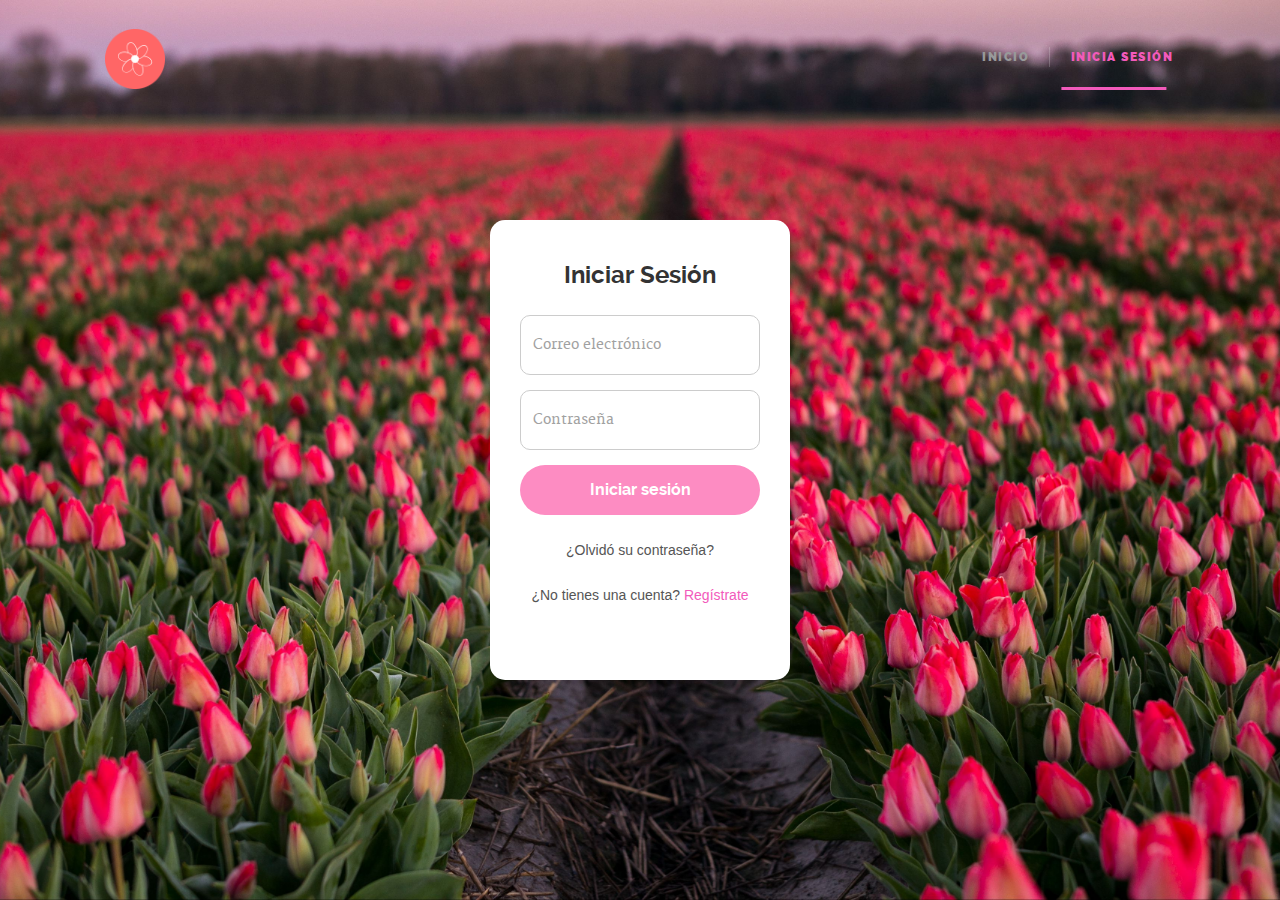
<file: Lhander10/formulario.html>
<!DOCTYPE html>
<!--[if IE 8 ]><html class="no-js oldie ie8" lang="en"> <![endif]-->
<!--[if IE 9 ]><html class="no-js oldie ie9" lang="en"> <![endif]-->
<!--[if (gte IE 9)|!(IE)]><!-->
<html class="no-js" lang="en"> <!--<![endif]-->

<head>

    <!--- basic page needs
   ================================================== -->
    <meta charset="utf-8">
    <title>Detallistas</title>
    <meta name="description" content="">
    <meta name="author" content="">

    <!-- mobile specific metas
   ================================================== -->
    <meta name="viewport" content="width=device-width, initial-scale=1, maximum-scale=1">

    <!-- CSS
   ================================================== -->
    <link rel="stylesheet" href="css/base.css">
    <link rel="stylesheet" href="css/main.css">
    <link rel="stylesheet" href="css/vendor.css">
    <link rel="stylesheet" href="css/formulario.css">

    <!-- script
   ================================================== -->
    <script src="js/modernizr.js"></script>

    <!-- favicons
	================================================== -->
    <link rel="icon" type="image/png" href="favicon.png">

</head>

<body id="top">

    <!-- header 
   ================================================== -->
    <header>

        <div class="row">

            <div class="logo">
                <a href="index.html">Detallistas</a>
            </div>

            <nav id="main-nav-wrap">
                <ul class="main-navigation">
                    <li><a class="smoothscroll" href="index.html" title="">Inicio</a></li>
                    <li class="current highlight with-sep"><a href="formulario.html" title="">Inicia sesión</a></li>
                </ul>
            </nav>

            <a class="menu-toggle" href="#"><span>Menu</span></a>

        </div>

    </header> <!-- /header -->
    <section id="intro">
        <div class="form-container">
                <form class="login-form" method="post">
                    <h2>Iniciar Sesión</h2>
                    <input type="email" placeholder="Correo electrónico" required>
                    <input type="password" placeholder="Contraseña" required>
                    <button type="submit">Iniciar sesión</button>
                    <div class="forgot-password">
                        <a href="#">¿Olvidó su contraseña?</a>
                    </div>
                    <div class="register-link">
                        <p>¿No tienes una cuenta? <a href="registro.html">Regístrate</a></p>
                    </div>
                </form>
        </div>
    </section>
</body>

</html>
</file>
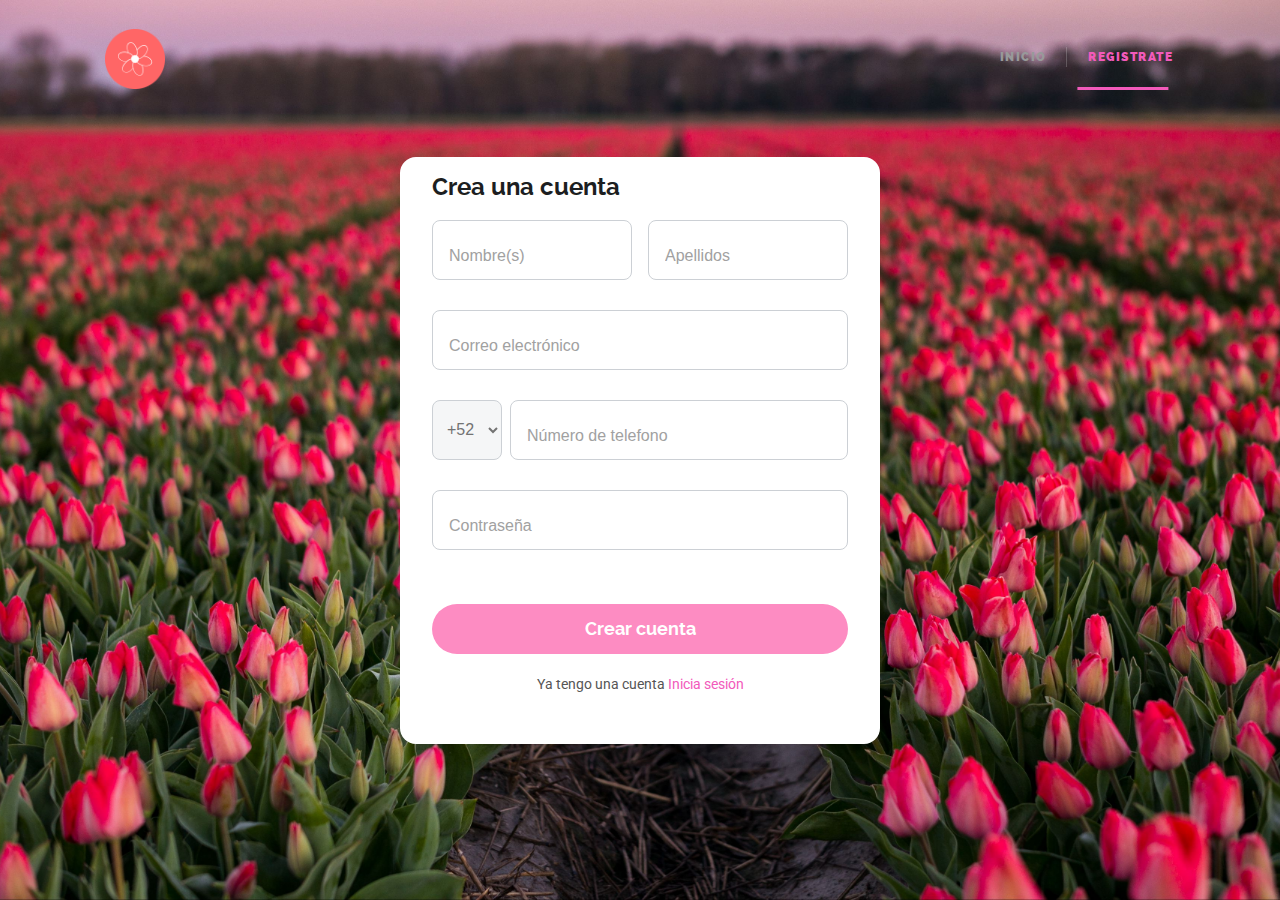
<file: Lhander10/registro.html>
<!DOCTYPE html>
<!--[if IE 8 ]><html class="no-js oldie ie8" lang="en"> <![endif]-->
<!--[if IE 9 ]><html class="no-js oldie ie9" lang="en"> <![endif]-->
<!--[if (gte IE 9)|!(IE)]><!-->
<html class="no-js" lang="en"> <!--<![endif]-->

<head>

    <!--- basic page needs
   ================================================== -->
    <meta charset="utf-8">
    <title>Detallistas</title>
    <meta name="description" content="">
    <meta name="author" content="">

    <!-- mobile specific metas
   ================================================== -->
    <meta name="viewport" content="width=device-width, initial-scale=1, maximum-scale=1">

    <!-- CSS
   ================================================== -->
    <link rel="stylesheet" href="css/base.css">
    <link rel="stylesheet" href="css/main.css">
    <link rel="stylesheet" href="css/vendor.css">
    <link rel="stylesheet" href="css/registro.css">

    <!-- script
   ================================================== -->
    <script src="js/modernizr.js"></script>

    <!-- favicons
	================================================== -->
    <link rel="icon" type="image/png" href="favicon.png">

</head>

<body id="top">

    <!-- header 
   ================================================== -->
    <header>

        <div class="row">

            <div class="logo">
                <a href="index.html">Detallistas</a>
            </div>

            <nav id="main-nav-wrap">
                <ul class="main-navigation">
                    <li><a class="smoothscroll" href="index.html" title="">Inicio</a></li>
                    <li class="current highlight with-sep"><a href="#" title="">Registrate</a></li>
                </ul>
            </nav>

            <a class="menu-toggle" href="#"><span>Menu</span></a>

        </div>

    </header> <!-- /header -->
    <section id="intro">
        <div class="form-container">
            <form action="registrar_usuario.php" method="post">
                <div class="form-header">
                    <h2>Crea una cuenta</h2>
                </div>

                <div class="form-row">
                    <div class="form-group floating-label">
                        <input type="text" id="nombre" name="nombre" placeholder="Nombre(s)" required>
                    </div>
                    <div class="form-group floating-label">
                        <input type="text" id="apellido" name="apellido" placeholder="Apellidos" required>
                    </div>
                </div>

                <div class="form-group floating-label">
                    <input type="email" id="correo" name="correo" placeholder="Correo electrónico" required>
                </div>

                <div class="form-group phone-group">
                    <div class="country-code">
                        <select id="codigo_pais" name="codigo_pais">
                            <option value="+52" selected>+52</option>
                        </select>
                    </div>
                    <div class="floating-label flex-grow">
                        <input type="tel" id="telefono" name="telefono" placeholder="Número de telefono" required>
                    </div>
                </div>
                <div class="form-group floating-label">
                    <input type="password" id="contrasena" name="contrasena" placeholder="Contraseña" required>
                    <div id="password-error" class="error-message"></div>
                </div>
                <button type="submit" class="submit-btn">Crear cuenta</button>
                <div class="register-link">
                    <p>Ya tengo una cuenta <a href="formulario.html">Inicia sesión</a></p>
                </div>
            </form>
        </div>
    </section>
    <script>
        // Espera a que todo el contenido de la página se cargue
        document.addEventListener('DOMContentLoaded', function () {

            // Selecciona el formulario y los campos necesarios
            const form = document.querySelector('form');
            const passwordInput = document.getElementById('contrasena');
            const errorDiv = document.getElementById('password-error');

            // Escucha el evento 'submit' del formulario
            form.addEventListener('submit', function (event) {

                const passwordValue = passwordInput.value;

                // Define las condiciones que debe cumplir la contraseña
                const hasUpperCase = /[A-Z]/.test(passwordValue);
                const hasNumber = /\d/.test(passwordValue);
                const isLongEnough = passwordValue.length >= 8;

                // Si alguna de las condiciones no se cumple...
                if (!hasUpperCase || !hasNumber || !isLongEnough) {

                    // 1. Evita que el formulario se envíe
                    event.preventDefault();

                    // 2. Muestra un mensaje de error detallado
                    errorDiv.textContent = 'La contraseña debe tener al menos 8 caracteres, una mayúscula y un número.';

                    // 3. Añade la clase de error al campo para que el borde se ponga rojo
                    passwordInput.classList.add('error');

                } else {
                    // Si la contraseña es válida, limpia cualquier mensaje de error anterior
                    errorDiv.textContent = '';
                    passwordInput.classList.remove('error');
                }
            });
        });
    </script>
</body>

</html>
</file>
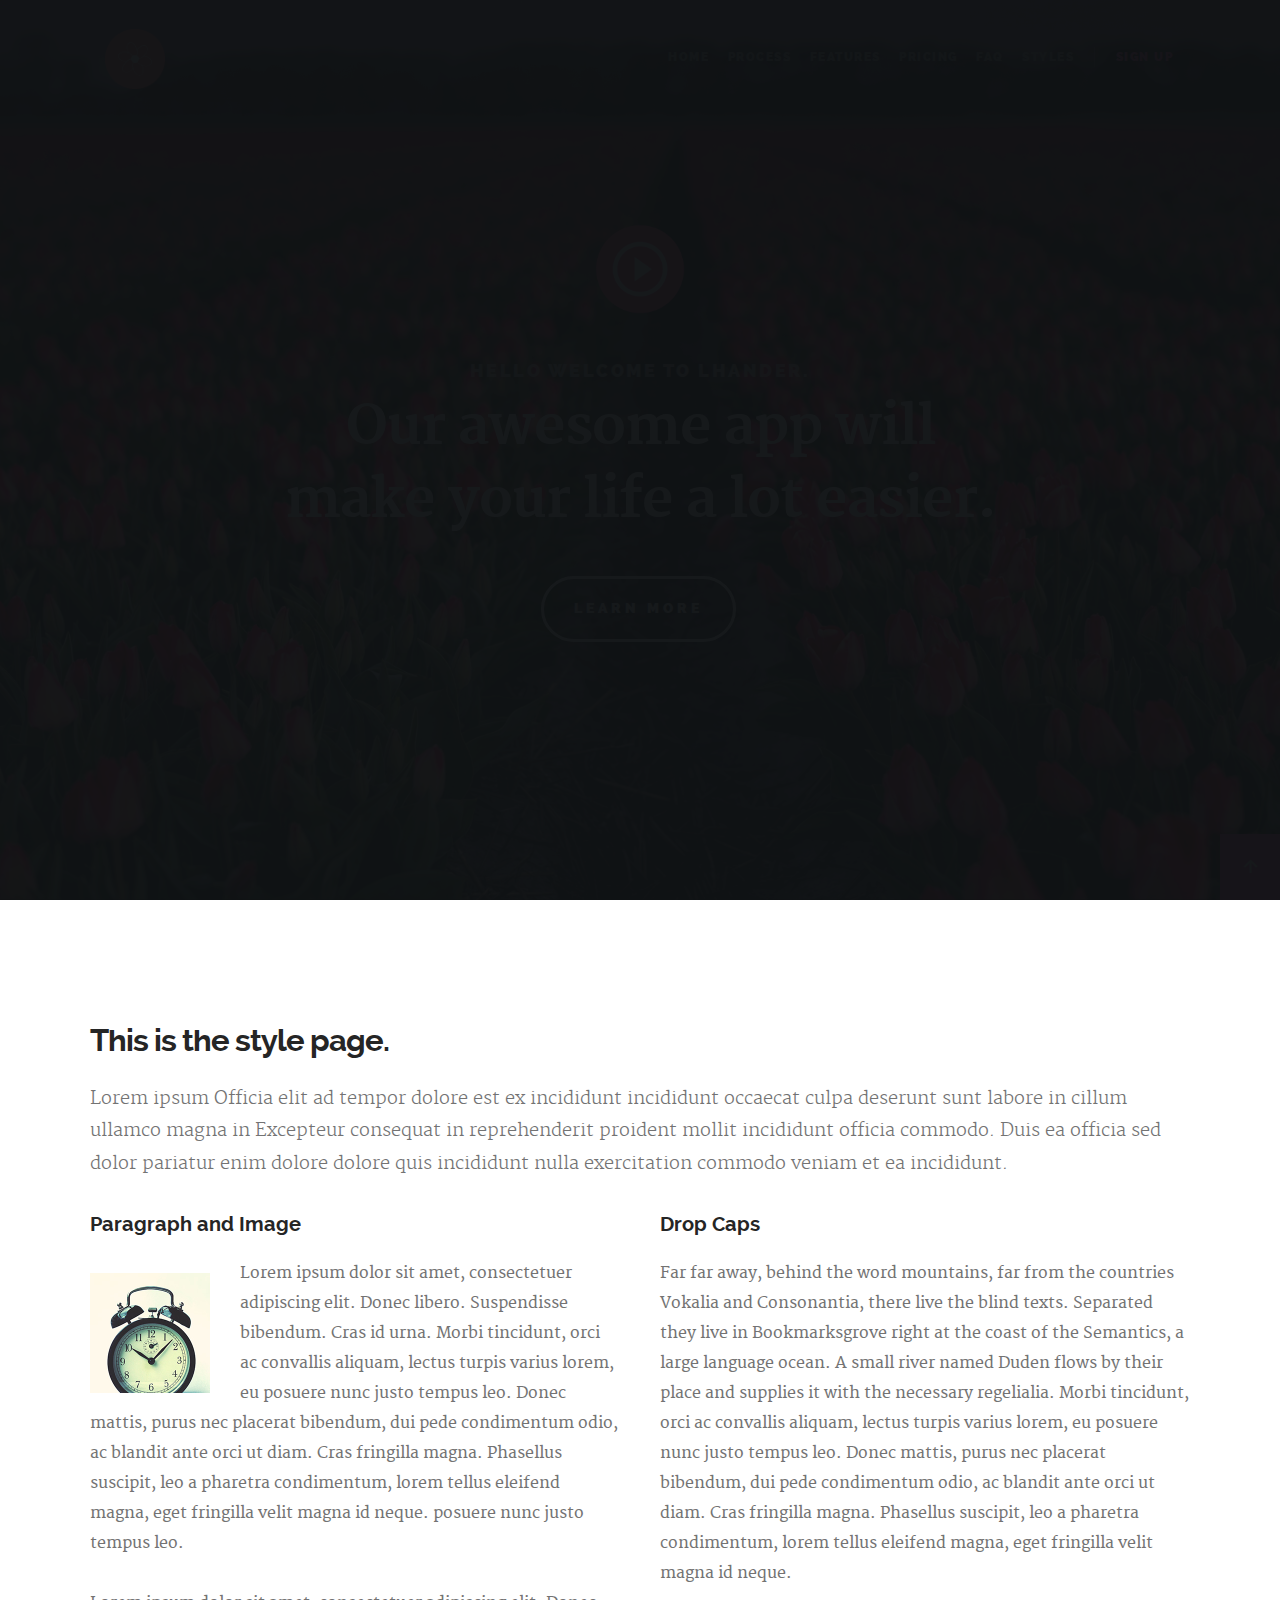
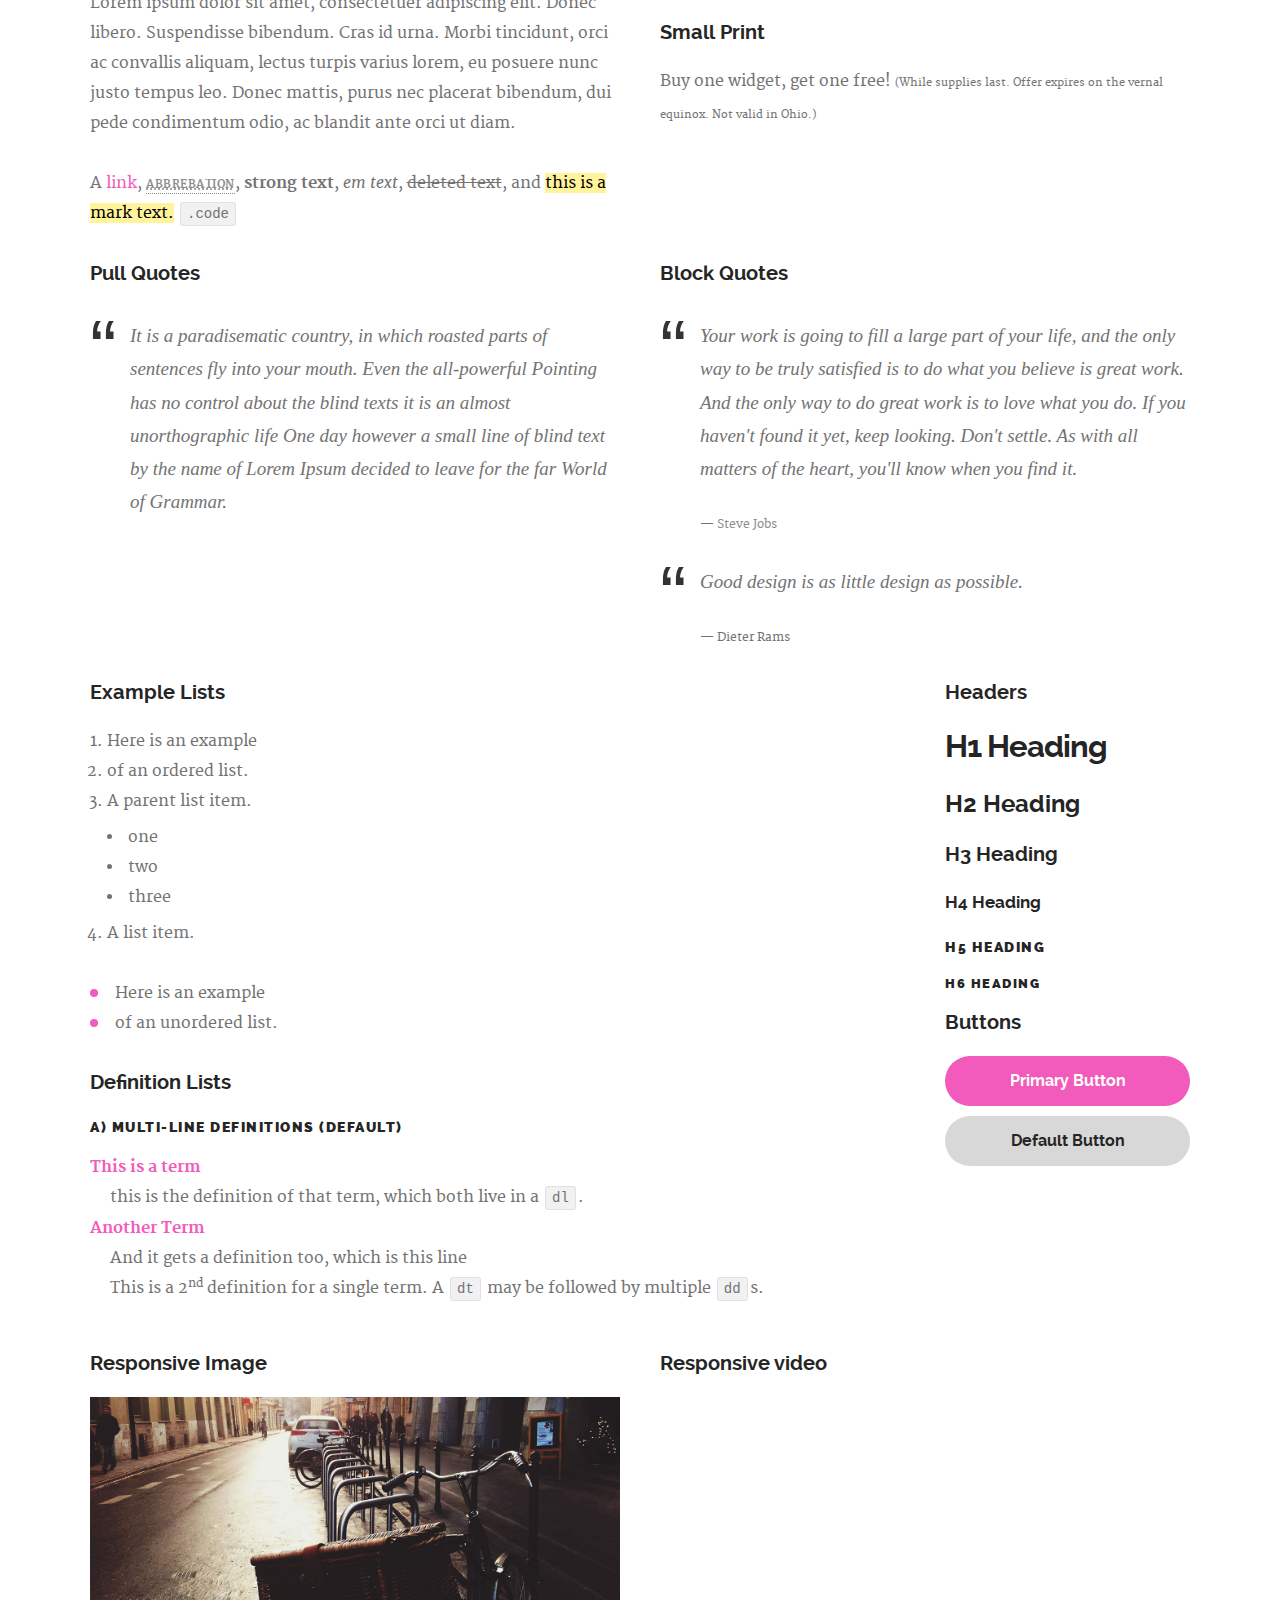
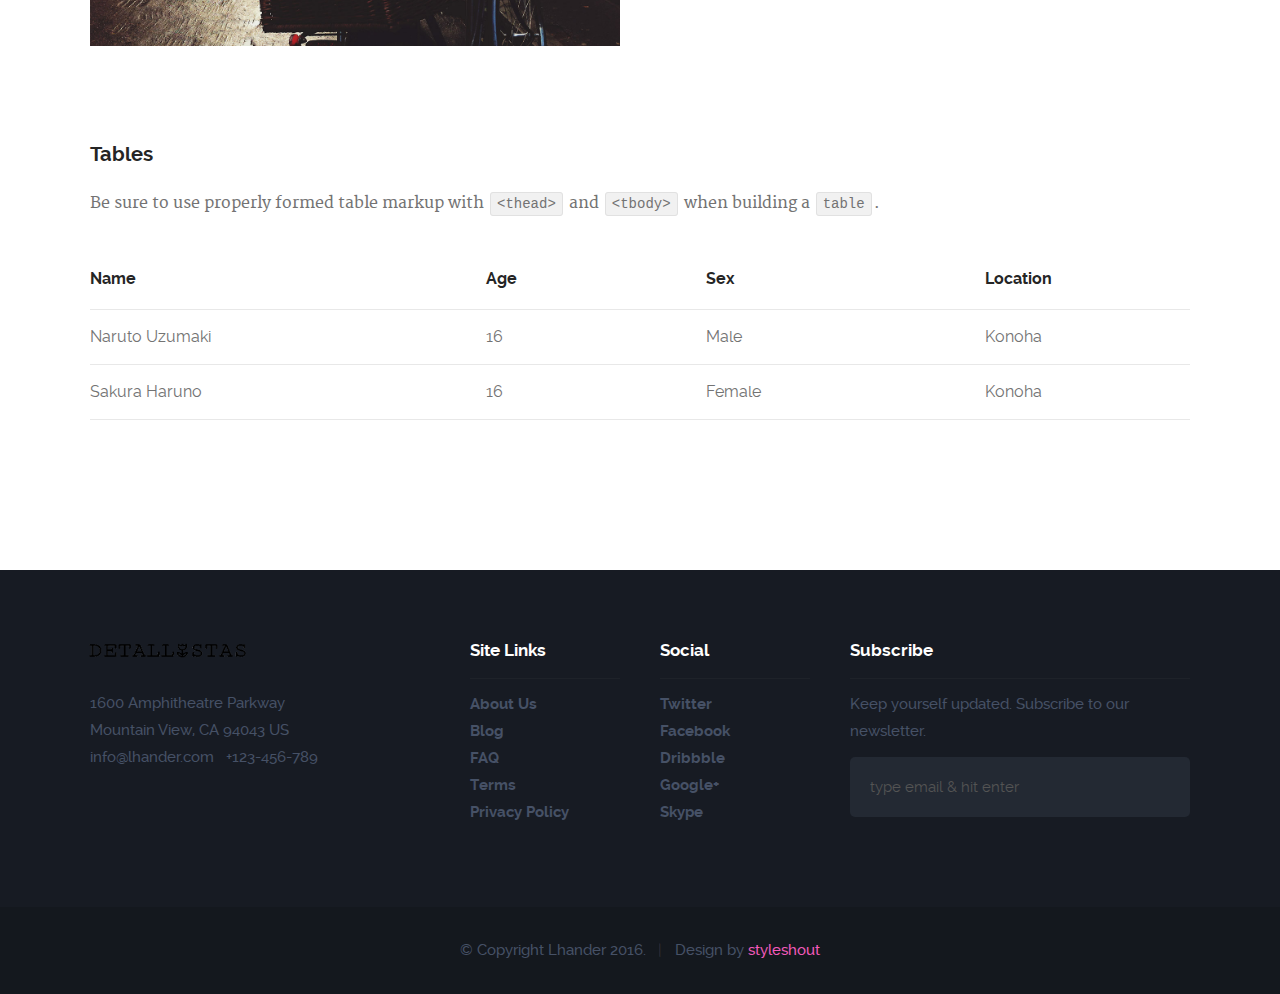
<file: Lhander10/styles.html>
<!DOCTYPE html>
<!--[if IE 8 ]><html class="no-js oldie ie8" lang="en"> <![endif]-->
<!--[if IE 9 ]><html class="no-js oldie ie9" lang="en"> <![endif]-->
<!--[if (gte IE 9)|!(IE)]><!--><html class="no-js" lang="en"> <!--<![endif]-->
<head>

   <!--- basic page needs
   ================================================== -->
   <meta charset="utf-8">
	<title>Lhander - Style Page</title>
	<meta name="description" content="">  
	<meta name="author" content="">

   <!-- mobile specific metas
   ================================================== -->
	<meta name="viewport" content="width=device-width, initial-scale=1, maximum-scale=1">

 	<!-- CSS
   ================================================== -->
   <link rel="stylesheet" href="css/base.css">  
   <link rel="stylesheet" href="css/main.css">
   <link rel="stylesheet" href="css/vendor.css">  

   <style type="text/css" media="screen">

   	#styles { 
   		background: white;
   		padding-top: 12rem;
   		padding-bottom: 12rem;
   	}
      	
   </style>   

   <!-- script
   ================================================== -->
	<script src="js/modernizr.js"></script>

   <!-- favicons
	================================================== -->
	<link rel="icon" type="image/png" href="favicon.png">

</head>

<body id="top">

	<!-- header 
   ================================================== -->
   <header>

   	<div class="row">

   		<div class="logo">
	         <a href="index.html">Lhander</a>
	      </div>

	   	<nav id="main-nav-wrap">
				<ul class="main-navigation">
					<li><a href="index.html#intro" title="">Home</a></li>
					<li><a href="index.html#process" title="">Process</a></li>
					<li><a href="index.html#features" title="">Features</a></li>
					<li><a href="index.html#pricing" title="">Pricing</a></li>
					<li><a href="index.html#faq" title="">FAQ</a></li>
					<li><a  href="styles.html" title="">styles</a></li>
					<li class="highlight with-sep"><a href="#" title="">Sign Up</a></li>					
				</ul>
			</nav>

			<a class="menu-toggle" href="#"><span>Menu</span></a>
   		
   	</div>   	
   	
   </header> <!-- /header -->

	<!-- intro section
   ================================================== -->
   <section id="intro">

   	<div class="shadow-overlay"></div>

   	<div class="intro-content">
   		<div class="row">

   			<div class="col-twelve">

	   			<div class='video-link'>
	   				<a href="#video-popup"><img src="images/play-button.png" alt=""></a>
	   			</div>

	   			<h5>Hello welcome to lhander.</h5>
	   			<h1>Our awesome app will make your life a lot easier.</h1>

	   			<a class="button stroke smoothscroll" href="#process" title="">Learn More</a>

	   		</div>  
   			
   		</div>   		 		
   	</div> 

   	<!-- Modal Popup
	   ========================================================= -->

      <div id="video-popup" class="popup-modal mfp-hide">

		   <div class="fluid-video-wrapper">
            <iframe src="http://player.vimeo.com/video/14592941?title=0&amp;byline=0&amp;portrait=0&amp;color=faec09" width="500" height="281" frameborder="0" webkitallowfullscreen mozallowfullscreen allowfullscreen></iframe> 
         </div>		     

         <a class="close-popup">Close</a>         

	   </div> <!-- /video-popup -->  	 	

   </section> <!-- /intro -->


   <!-- Process Section
   ================================================== -->
   <section id="styles">

   	<div class="row">

   		<div class="col-twelve tab-full">

   			<h1>This is the style page.</h1>

   			<p class="lead">Lorem ipsum Officia elit ad tempor dolore est ex incididunt incididunt occaecat culpa deserunt sunt labore in cillum ullamco magna in Excepteur consequat in reprehenderit proident mollit incididunt officia commodo.
   			Duis ea officia sed dolor pariatur enim dolore dolore quis incididunt nulla exercitation commodo veniam et ea incididunt.</p>   			

   		</div>

     	</div> <!-- /row -->

     	<div class="row">

     		<div class="col-six tab-full">

		      <h3>Paragraph and Image</h3>

		      <p><a href="#"><img width="120" height="120" class="pull-left" alt="sample-image" src="images/sample-image.jpg"></a>
		  		Lorem ipsum dolor sit amet, consectetuer adipiscing elit. Donec libero. Suspendisse bibendum.
		  		Cras id urna. Morbi tincidunt, orci ac convallis aliquam, lectus turpis varius lorem, eu
		  		posuere nunc justo tempus leo. Donec mattis, purus nec placerat bibendum, dui pede condimentum
		  		odio, ac blandit ante orci ut diam. Cras fringilla magna. Phasellus suscipit, leo a pharetra
		  		condimentum, lorem tellus eleifend magna, eget fringilla velit magna id neque.
		  		posuere nunc justo tempus leo. </p>

		  		<p>
		  		Lorem ipsum dolor sit amet, consectetuer adipiscing elit. Donec libero. Suspendisse bibendum.
		  		Cras id urna. Morbi tincidunt, orci ac convallis aliquam, lectus turpis varius lorem, eu
		  		posuere nunc justo tempus leo. Donec mattis, purus nec placerat bibendum, dui pede condimentum
		  		odio, ac blandit ante orci ut diam.	
 			   </p>

            <p>A <a href="#">link</a>,
  			   <abbr title="this really isn't a very good description">abbrebation</abbr>,
  			   <strong>strong text</strong>,
            <em>em text</em>,
  			   <del>deleted text</del>, and
            <mark>this is a mark text.</mark>
            <code>.code</code>
          	</p>

         </div>

         <div class="col-six tab-full">

            <h3>Drop Caps</h3>

	         <p class="drop-cap">Far far away, behind the word mountains, far from the countries Vokalia and Consonantia,
	         there live the blind texts. Separated they live in Bookmarksgrove right at the coast of the
	         Semantics, a large language ocean. A small river named Duden flows by their place and supplies it with the necessary regelialia. Morbi tincidunt, orci ac convallis aliquam, lectus turpis varius lorem, eu	posuere nunc justo tempus leo. Donec mattis, purus nec placerat bibendum, dui pede condimentum odio, ac blandit ante orci ut diam. Cras fringilla magna. Phasellus suscipit, leo a pharetra condimentum, lorem tellus eleifend magna, eget fringilla velit magna id neque.
		  		</p>

		      <h3>Small Print</h3>

		      <p>Buy one widget, get one free!
		  		<small>(While supplies last. Offer expires on the vernal equinox. Not valid in Ohio.)</small>
		  		</p>

		   </div>	         

		</div> <!-- /row -->

		<div class="row">

		  	<div class="col-six tab-full">

		      <h3>Pull Quotes</h3>

		      <aside class="pull-quote">
				   <blockquote>
					   <p>It is a paradisematic country, in which roasted parts of
		            sentences fly into your mouth. Even the all-powerful Pointing has no control about the blind
		            texts it is an almost unorthographic life One day however a small line of blind text by the name
		            of Lorem Ipsum decided to leave for the far World of Grammar.</p>
					</blockquote>
				</aside>

		   </div>

		   <div class="col-six tab-full">

		      <h3>Block Quotes</h3>

		      <blockquote cite="http://where-i-got-my-info-from.com">
				   <p>Your work is going to fill a large part of your life, and the only way to be truly satisfied is
		         to do what you believe is great work. And the only way to do great work is to love what you do.
		         If you haven't found it yet, keep looking. Don't settle. As with all matters of the heart, you'll know when you find it.
		         </p>
		
					<cite>
					   <a href="#">Steve Jobs</a>
					</cite>
			   </blockquote>

		      <blockquote>
		         <p>Good design is as little design as possible.</p>
		         <cite>Dieter Rams</cite>
		      </blockquote>

		   </div>

		</div> <!-- /row -->

		<div class="row half-bottom">

		 	<div class="col-nine tab-full">

		      <h3>Example Lists</h3>

		      <ol>
				   <li>Here is an example</li>
				   <li>of an ordered list.</li>
				   <li>A parent list item.
				   	<ul>
				   		<li>one</li>
				   		<li>two</li>
				   		<li>three</li>
				   	</ul>
				   </li>
				   <li>A list item.</li>
			   </ol>

		      <ul class="disc">
				   <li>Here is an example</li>
				   <li>of an unordered list.</li>
			   </ul>	

			   <h3>Definition Lists</h3>	            

		      <h5>a) Multi-line Definitions (default)</h5>

		      <dl>
				   <dt><strong>This is a term</strong></dt>
				      <dd>this is the definition of that term, which both live in a <code>dl</code>.</dd>
				   <dt><strong>Another Term</strong></dt>
				      <dd>And it gets a definition too, which is this line</dd>
				      <dd>This is a 2<sup>nd</sup> definition for a single term. A <code>dt</code> may be followed by multiple <code>dd</code>s.</dd>
			   </dl>

		   </div>

		   <div class="col-three tab-full">		                  

		      <h3>Headers</h3>

		      <h1>H1 Heading</h1>
		      <h2>H2 Heading</h2>
		      <h3>H3 Heading</h3>
		      <h4>H4 Heading</h4>
		      <h5>H5 Heading</h5>
		      <h6>H6 Heading</h6>

		      <h3>Buttons</h3>

		    	<p>
		     		<a class="button button-primary full-width" href="#">Primary Button</a>
		     		<a class="button full-width" href="#">Default Button</a>
		     	</p>

		   </div>

		</div> <!-- /row -->

		<div class="row half-bottom">

      	<div class="col-six tab-full">

      		<h3>Responsive Image</h3>

      		<p><img src="images/post-thumb-1.jpg"></p>

      	</div>

      	<div class="col-six tab-full">

      		<h3>Responsive video</h3>

      		<div class="fluid-video-wrapper">
                  <iframe src="http://player.vimeo.com/video/14592941?title=0&amp;byline=0&amp;portrait=0&amp;color=F64B39" width="500" height="281" frameborder="0" webkitallowfullscreen mozallowfullscreen allowfullscreen></iframe> 
            </div>

      	</div>
      	
      </div> <!-- /row -->

      <div class="row">

      	<div class="col-twelve">

      		<h3>Tables</h3>
      		<p>Be sure to use properly formed table markup with <code>&lt;thead&gt;</code> and <code>&lt;tbody&gt;</code> when building a <code>table</code>.</p>

      		<div class="table-responsive">

      			<table>
					  <thead>
					    <tr>
					      <th>Name</th>
					      <th>Age</th>
					      <th>Sex</th>
					      <th>Location</th>					    
					    </tr>
					  </thead>
					  <tbody>
					    <tr>
					      <td>Naruto Uzumaki</td>
					      <td>16</td>
					      <td>Male</td>
					      <td>Konoha</td>					    
					    </tr>
					    <tr>
					      <td>Sakura Haruno</td>
					      <td>16</td>
					      <td>Female</td>
					      <td>Konoha</td>			    
					    </tr>
					  </tbody>
					</table>

      		</div>     		

      	</div>
      	
      </div> <!--row -->      
   	
   </section> <!-- /styles -->


   <!-- footer
   ================================================== -->
   <footer>

   	<div class="footer-main">

   		<div class="row">  

	      	<div class="col-four tab-full mob-full footer-info">            

	            <div class="footer-logo"></div>

	            <p>
		        	1600 Amphitheatre Parkway<br>
            	Mountain View, CA 94043 US<br>
		        	info@lhander.com &nbsp; +123-456-789
		        	</p>

		      </div> <!-- /footer-info -->

	      	<div class="col-two tab-1-3 mob-1-2 site-links">

	      		<h4>Site Links</h4>

	      		<ul>
	      			<li><a href="#">About Us</a></li>
						<li><a href="#">Blog</a></li>
						<li><a href="#">FAQ</a></li>
						<li><a href="#">Terms</a></li>
						<li><a href="#">Privacy Policy</a></li>
					</ul>

	      	</div> <!-- /site-links -->  

	      	<div class="col-two tab-1-3 mob-1-2 social-links">

	      		<h4>Social</h4>

	      		<ul>
	      			<li><a href="#">Twitter</a></li>
						<li><a href="#">Facebook</a></li>
						<li><a href="#">Dribbble</a></li>
						<li><a href="#">Google+</a></li>
						<li><a href="#">Skype</a></li>
					</ul>
	      	           	
	      	</div> <!-- /social --> 

	      	<div class="col-four tab-1-3 mob-full footer-subscribe">

	      		<h4>Subscribe</h4>

	      		<p>Keep yourself updated. Subscribe to our newsletter.</p>

	      		<div class="subscribe-form">
	      	
	      			<form id="mc-form" class="group" novalidate="true">

							<input type="email" value="" name="dEmail" class="email" id="mc-email" placeholder="type email &amp; hit enter" required=""> 
	   		
			   			<input type="submit" name="subscribe" >
		   	
		   				<label for="mc-email" class="subscribe-message"></label>
			
						</form>

	      		</div>	      		
	      	           	
	      	</div> <!-- /subscribe -->         

	      </div> <!-- /row -->

   	</div> <!-- /footer-main -->


      <div class="footer-bottom">

      	<div class="row">

      		<div class="col-twelve">
	      		<div class="copyright">
		         	<span>© Copyright Lhander 2016.</span> 
		         	<span>Design by <a href="http://www.styleshout.com/">styleshout</a></span>		         	
		         </div>

		         <div id="go-top" style="display: block;">
		            <a class="smoothscroll" title="Back to Top" href="#top"><i class="icon ion-android-arrow-up"></i></a>
		         </div>         
	      	</div>

      	</div> <!-- /footer-bottom -->     	

      </div>

   </footer>  

   <div id="preloader"> 
    	<div id="loader"></div>
   </div> 

   <!-- Java Script
   ================================================== --> 
   <script src="js/jquery-1.11.3.min.js"></script>
   <script src="js/jquery-migrate-1.2.1.min.js"></script>
   <script src="js/plugins.js"></script>
   <script src="js/main.js"></script>

</body>

</html>
</file>
<file: Lhander10/css/base.css>
/**
 * =================================================================== 
 *
 *  Lhander v1.0 Base Stylesheet
 *  url: styleshout.com
 *  01-11-2016
 *
 * =================================================================== 
 */

/** 
 * ===================================================================
 * reset - normalize.css v3.0.2 | MIT License | git.io/normalize
 *
 * ------------------------------------------------------------------- 
 */

html {
	font-family: sans-serif;
	-ms-text-size-adjust: 100%;
	-webkit-text-size-adjust: 100%;
}
body {
	margin: 0;
}
article,
aside,
details,
figcaption,
figure,
footer,
header,
hgroup,
main,
menu,
nav,
section,
summary {
	display: block;
}
audio, canvas, progress, video {
	display: inline-block;
	vertical-align: baseline;
}
audio:not([controls]) {
	display: none;
	height: 0;
}
[hidden], template {
	display: none;
}
a {
	background: transparent;
}
a:active, a:hover {
	outline: 0;
}
abbr[title] {
	border-bottom: 1px dotted;
}
b, strong {
	font-weight: bold;
}
dfn {
	font-style: italic;
}
h1 {
	font-size: 2em;
	margin: 0.67em 0;
}
mark {
	background: #ff0;
	color: #000;
}
small {
	font-size: 80%;
}
sub, sup {
	font-size: 75%;
	line-height: 0;
	position: relative;
	vertical-align: baseline;
}
sup {
	top: -0.5em;
}
sub {
	bottom: -0.25em;
}
img {
	border: 0;
}
svg:not(:root) {
	overflow: hidden;
}
figure {
	margin: 1em 40px;
}
hr {
	-moz-box-sizing: content-box;
	box-sizing: content-box;
	height: 0;
}
pre {
	overflow: auto;
}
code, kbd, pre, samp {
	font-family: monospace, monospace;
	font-size: 1em;
}
button, input, optgroup, select, textarea {
	color: inherit;
	font: inherit;
	margin: 0;
}
button {
	overflow: visible;
}
button, select {
	text-transform: none;
}
button,
html input[type="button"],
input[type="reset"],
input[type="submit"] {
	-webkit-appearance: button;
	cursor: pointer;
}
button[disabled], html input[disabled] {
	cursor: default;
}
button::-moz-focus-inner, input::-moz-focus-inner {
	border: 0;
	padding: 0;
}
input {
	line-height: normal;
}
input[type="checkbox"], input[type="radio"] {
	box-sizing: border-box;
	padding: 0;
}
input[type="number"]::-webkit-inner-spin-button,
input[type="number"]::-webkit-outer-spin-button {
	height: auto;
}
input[type="search"] {
	-webkit-appearance: textfield;
	-moz-box-sizing: content-box;
	-webkit-box-sizing: content-box;
	box-sizing: content-box;
}
input[type="search"]::-webkit-search-cancel-button,
input[type="search"]::-webkit-search-decoration {
	-webkit-appearance: none;
}
fieldset {
	border: 1px solid #c0c0c0;
	margin: 0 2px;
	padding: 0.35em 0.625em 0.75em;
}
legend {
	border: 0;
	padding: 0;
}
textarea {
	overflow: auto;
}
optgroup {
	font-weight: bold;
}
table {
	border-collapse: collapse;
	border-spacing: 0;
}
td, th {
	padding: 0;
}

/** 
 * ===================================================================
 * basic/base setup styles 
 *
 * ------------------------------------------------------------------- 
 */

html {
	font-size: 62.5%;
	box-sizing: border-box;
}
*, *::before, *::after {
	box-sizing: inherit;
}
body {
	font-weight: normal;
	line-height: 1;
	text-rendering: optimizeLegibility;
	word-wrap: break-word;
	-webkit-overflow-scrolling: touch;
	-webkit-text-size-adjust: none;
}
body, input, button {
	-moz-osx-font-smoothing: grayscale;
	-webkit-font-smoothing: antialiased;
}

/**
 * Media
 * -
 */

img, video {
	max-width: 100%;
	height: auto;
}

/**
 * Typography resets
 * -
 */

div, dl, dt, dd, ul, ol, li, h1, h2, h3, h4, h5, h6, pre, form, p, blockquote, th, td {
	margin: 0;
	padding: 0;
}
h1, h2, h3, h4, h5, h6 {
	-webkit-font-variant-ligatures: common-ligatures;
	-moz-font-variant-ligatures: common-ligatures;
	font-variant-ligatures: common-ligatures;
	text-rendering: optimizeLegibility;
}
em, i {
	font-style: italic;
	line-height: inherit;
}
strong, b {
	font-weight: bold;
	line-height: inherit;
}
small {
	font-size: 60%;
	line-height: inherit;
}
ol, ul {
	list-style: none;
}
li {
	display: block;
}

/**
 * links
 * -
 */

a {
	text-decoration: none;
	line-height: inherit;
}
a img {
	border: none;
}

/**
 * inputs
 * -
 */

fieldset {
	margin: 0;
	padding: 0;
}
input[type="email"],
input[type="number"],
input[type="search"],
input[type="text"],
input[type="tel"],
input[type="url"],
input[type="password"],
textarea {
	-webkit-appearance: none;
	-moz-appearance: none;
	-ms-appearance: none;
	-o-appearance: none;
	appearance: none;
}

/** 
 * ===================================================================
 * grid
 *
 * ------------------------------------------------------------------- 
 */

.row {
	width: 94%;
	max-width: 1140px;
	margin: 0 auto;
}
.row:before, .row:after {
	content: "";
	display: table;
}
.row:after {
	clear: both;
}
.row .row {
	width: auto;
	max-width: none;
	margin-left: -20px;
	margin-right: -20px;
}
[class*="col-"], .bgrid {
	float: left;
}
[class*="col-"] + [class*="col-"]:last-child {
	float: right;
}
[class*="col-"] {
	padding: 0 20px;
}
.col-one {
	width: 8.33333%;
}
.col-two, .col-1-6 {
	width: 16.66667%;
}
.col-three, .col-1-4 {
	width: 25%;
}
.col-four, .col-1-3 {
	width: 33.33333%;
}
.col-five {
	width: 41.66667%;
}
.col-six, .col-1-2 {
	width: 50%;
}
.col-seven {
	width: 58.33333%;
}
.col-eight, .col-2-3 {
	width: 66.66667%;
}
.col-nine, .col-3-4 {
	width: 75%;
}
.col-ten, .col-5-6 {
	width: 83.33333%;
}
.col-eleven {
	width: 91.66667%;
}
.col-twelve, .col-full {
	width: 100%;
}

/**
 * small screens
 * --------------------------------------------------------------- 
 */

@media screen and (max-width:1024px) {
	.row .row {
		margin-left: -18px;
		margin-right: -18px;
	}
	[class*="col-"] {
		padding: 0 18px;
	}
}

/**
 * tablets
 * --------------------------------------------------------------- 
 */

@media screen and (max-width:768px) {
	.row {
		width: auto;
		padding-left: 30px;
		padding-right: 30px;
	}
	.row .row {
		padding-left: 0;
		padding-right: 0;
		margin-left: -15px;
		margin-right: -15px;
	}
	[class*="col-"] {
		padding: 0 15px;
	}
	.tab-1-4 {
		width: 25%;
	}
	.tab-1-3 {
		width: 33.33333%;
	}
	.tab-1-2 {
		width: 50%;
	}
	.tab-2-3 {
		width: 66.66667%;
	}
	.tab-3-4 {
		width: 75%;
	}
	.tab-full {
		width: 100%;
	}
}

/**
 * large mobile devices
 * --------------------------------------------------------------- 
 */

@media screen and (max-width:600px) {
	.row {
		padding-left: 25px;
		padding-right: 25px;
	}
	.row .row {
		margin-left: -10px;
		margin-right: -10px;
	}
	[class*="col-"] {
		padding: 0 10px;
	}
	.mob-1-4 {
		width: 25%;
	}
	.mob-1-2 {
		width: 50%;
	}
	.mob-3-4 {
		width: 75%;
	}
	.mob-full {
		width: 100%;
	}
}

/**
 * small mobile devices
 * --------------------------------------------------------------- 
 */

@media screen and (max-width:400px) {
	.row {
		padding-left: 30px;
		padding-right: 30px;
	}
	.row .row {
		padding-left: 0;
		padding-right: 0;
		margin-left: 0;
		margin-right: 0;
	}
	[class*="col-"] {
		width: 100% !important;
		float: none !important;
		clear: both !important;
		margin-left: 0;
		margin-right: 0;
		padding: 0;
	}
	[class*="col-"] + [class*="col-"]:last-child {
		float: none;
	}
}

/** 
 * ===================================================================
 * block grids 
 *
 * ------------------------------------------------------------------- 
 */

.block-1-6 .bgrid {
	width: 16.66667%;
}
.block-1-4 .bgrid {
	width: 25%;
}
.block-1-3 .bgrid {
	width: 33.33333%;
}
.block-1-2 .bgrid {
	width: 50%;
}

/**
 * Clearing for block grid columns. Allow columns with 
 * different heights to align properly.
 */

.block-1-6 .bgrid:nth-child(6n+1),
.block-1-4 .bgrid:nth-child(4n+1),
.block-1-3 .bgrid:nth-child(3n+1),
.block-1-2 .bgrid:nth-child(2n+1) {
	clear: both;
}

/**
 * small screens
 * --------------------------------------------------------------- 
 */
@media screen and (max-width:1024px) {
	.block-s-1-6 .bgrid {
		width: 16.66667%;
	}
	.block-s-1-4 .bgrid {
		width: 25%;
	}
	.block-s-1-3 .bgrid {
		width: 33.33333%;
	}
	.block-s-1-2 .bgrid {
		width: 50%;
	}
	.block-s-full .bgrid {
		width: 100%;
		clear: both;
	}
	[class*="block-s-"] .bgrid:nth-child(n) {
		clear: none;
	}
	.block-s-1-6 .bgrid:nth-child(6n+1),
	.block-s-1-4 .bgrid:nth-child(4n+1),
	.block-s-1-3 .bgrid:nth-child(3n+1),
	.block-s-1-2 .bgrid:nth-child(2n+1) {
		clear: both;
	}
}

/**
 * tablets
 * --------------------------------------------------------------- 
 */
@media screen and (max-width:768px) {
	.block-tab-1-6 .bgrid {
		width: 16.66667%;
	}
	.block-tab-1-4 .bgrid {
		width: 25%;
	}
	.block-tab-1-3 .bgrid {
		width: 33.33333%;
	}
	.block-tab-1-2 .bgrid {
		width: 50%;
	}
	.block-tab-full .bgrid {
		width: 100%;
		clear: both;
	}
	[class*="tab-bgrid-"] .bgrid:nth-child(n) {
		clear: none;
	}
	.block-tab-1-6 .bgrid:nth-child(6n+1),
	.block-tab-1-4 .bgrid:nth-child(4n+1),
	.block-tab-1-3 .bgrid:nth-child(3n+1),
	.block-tab-1-2 .bgrid:nth-child(2n+1) {
		clear: both;
	}
}

/**
 * mobile devices
 * --------------------------------------------------------------- 
 */
@media screen and (max-width:600px) {
	.block-mob-1-6 .bgrid {
		width: 16.66667%;
	}
	.block-mob-1-4 .bgrid {
		width: 25%;
	}
	.block-mob-1-3 .bgrid {
		width: 33.33333%;
	}
	.block-mob-1-2 .bgrid {
		width: 50%;
	}
	.block-mob-full .bgrid {
		width: 100%;
		clear: both;
	}
	[class*="mob-bgrid-"] .bgrid:nth-child(n) {
		clear: none;
	}
	.block-mob-1-6 .bgrid:nth-child(6n+1),
	.block-mob-1-4 .bgrid:nth-child(4n+1),
	.block-mob-1-3 .bgrid:nth-child(3n+1),
	.block-mob-1-2 .bgrid:nth-child(2n+1) {
		clear: both;
	}
}

/**
 * stack on small mobile devices
 * --------------------------------------------------------------- 
 */

@media screen and (max-width:400px) {
	.stack .bgrid {
		width: 100% !important;
		float: none !important;
		clear: both !important;
		margin-left: 0;
		margin-right: 0;
	}
}

/** 
 * ===================================================================
 * MISC 
 *
 * ------------------------------------------------------------------- 
 */

/**
 * Clearing - (http://nicolasgallagher.com/micro-clearfix-hack/
 * -
 */

.group:before, .group:after {
	content: "";
	display: table;
}
.group:after {
	clear: both;
}

/**
 * Misc Helper Styles 
 * -
 */
 
.hide { display: none; }
.invisible { visibility: hidden; }
.antialiased {
	-webkit-font-smoothing: antialiased;
	-moz-osx-font-smoothing: grayscale;
}
.remove-bottom { margin-bottom: 0; }
.half-bottom { margin-bottom: 1.5rem !important; }
.add-bottom { margin-bottom: 3rem !important; }
.no-border { border: none; }
.full-width { width: 100%; }
.text-center { text-align: center; }
.text-left { text-align: left; }
.text-right { text-align: right; }
.pull-left { float: left; }
.pull-right { float: right; }
.align-center {
	margin-left: auto;
	margin-right: auto;
	text-align: center;
}

/*# sourceMappingURL=base.css.map */
</file>
<file: Lhander10/css/main.css>
/**
 * =================================================================== 
 *
 *  Lhander v1.0 Main Stylesheet
 *  url: styleshout.com
 *  01-11-2016
 * -------------------------------------------------------------------
 *
 *	TOC:
 *	01. webfonts and iconfonts 
 *	02. base style overrides
 * 03. preloader
 * 04. forms
 * 05. buttons
 * 06. common styles
 * 07. header styles
 * 08. intro section
 * 09. process section
 * 10. features section
 * 11. pricing section
 * 12. testimomials section 
 * 13. faq section 
 *	14. ad-section 
 *	15. call-to-action section
 *	16. footer
 *
 * =================================================================== 
 */

/** 
 * ===================================================================
 * webfonts and iconfonts 
 *
 * ------------------------------------------------------------------- 
 */

@import url("fonts.css");
@import url("ionicons/css/ionicons.min.css");
@import url("micons/micons.css");

/** 
 * ===================================================================
 * base style overrides
 *
 * ------------------------------------------------------------------- 
 */

html {
	font-size: 10px;
}

@media only screen and (max-width:1024px) {
	html {
		font-size: 9.375px;
	}
}

@media only screen and (max-width:768px) {
	html {
		font-size: 10px;
	}
}

@media only screen and (max-width:400px) {
	html {
		font-size: 9.375px;
	}
}

html,
body {
	height: 100%;
}

body {
	background: #14181E;
	font-family: "merriweather-regular", serif;
	font-size: 1.6rem;
	line-height: 3rem;
	color: #737373;

}

/**
 * links 
 * -
 */

a,
a:visited {
	color: #F25ABB;
	-moz-transition: all 0.3s ease-in-out;
	-o-transition: all 0.3s ease-in-out;
	-webkit-transition: all 0.3s ease-in-out;
	-ms-transition: all 0.3s ease-in-out;
	transition: all 0.3s ease-in-out;
}

a:hover,
a:focus {
	color: #ff7b29;
}

/**
 * typography  
 * -
 */

h1,
h2,
h3,
h4,
h5,
h6,
.h01,
.h02,
.h03,
.h04,
.h05,
.h06 {
	font-family: "raleway-bold", sans-serif;
	color: #252525;
	font-style: normal;
	text-rendering: optimizeLegibility;
	margin-bottom: 2.1rem;
}

h3,
.h03,
h4,
.h04 {
	margin-bottom: 1.8rem;
}

h5,
.h05,
h6,
.h06 {
	font-family: "raleway-heavy";
	margin-bottom: 1.2rem;
}

h1,
.h01 {
	font-size: 3.1rem;
	line-height: 1.35;
	letter-spacing: -.1rem;
}

@media only screen and (max-width:600px) {

	h1,
	.h01 {
		font-size: 2.6rem;
		letter-spacing: -.07rem;
	}
}

h2,
.h02 {
	font-size: 2.4rem;
	line-height: 1.25;
}

h3,
.h03 {
	font-size: 2rem;
	line-height: 1.5;
}

h4,
.h04 {
	font-size: 1.7rem;
	line-height: 1.76;
}

h5,
.h05 {
	font-size: 1.4rem;
	line-height: 1.7;
	text-transform: uppercase;
	letter-spacing: .15rem;
}

h6,
.h06 {
	font-size: 1.3rem;
	line-height: 1.85;
	text-transform: uppercase;
	letter-spacing: .15rem;
}

p img {
	margin: 0;
}

p.lead {
	font-family: "merriweather-light", serif;
	font-size: 1.8rem;
	line-height: 1.8;
	color: #737373;
}

@media only screen and (max-width:768px) {
	p.lead {
		font-size: 1.7rem;
	}
}

em,
i,
strong,
b {
	font-size: 1.6rem;
	line-height: 3rem;
	font-style: normal;
	font-weight: normal;
}

em,
i {
	font-family: "merriweather-italic", serif;
}

strong,
b {
	font-family: "merriweather-bold", serif;
}

small {
	font-size: 1.1rem;
	line-height: inherit;
}

blockquote {
	margin: 3rem 0;
	padding-left: 4rem;
	position: relative;
}

blockquote:before {
	content: "\201C";
	font-size: 8rem;
	line-height: 0px;
	margin: 0;
	color: #333;
	font-family: arial, sans-serif;
	position: absolute;
	top: 3rem;
	left: 0;
}

blockquote p {
	font-family: georgia, serif;
	font-style: italic;
	padding: 0;
	font-size: 1.9rem;
	line-height: 1.75;
}

blockquote cite {
	display: block;
	font-size: 1.2rem;
	font-style: normal;
	line-height: 1.65;
}

blockquote cite:before {
	content: "\2014 \0020";
}

blockquote cite a,
blockquote cite a:visited {
	color: #8d8d8d;
	border: none;
}

abbr {
	font-family: "merriweather-bold", serif;
	font-variant: small-caps;
	text-transform: lowercase;
	letter-spacing: .05rem;
	color: #8d8d8d;
}

var,
kbd,
samp,
code,
pre {
	font-family: Consolas, "Andale Mono", Courier, "Courier New", monospace;
}

pre {
	padding: 2.4rem 3rem 3rem;
	background: #F1F1F1;
}

code {
	font-size: 1.4rem;
	margin: 0 .2rem;
	padding: .3rem .6rem;
	white-space: nowrap;
	background: #F1F1F1;
	border: 1px solid #E1E1E1;
	border-radius: 3px;
}

pre>code {
	display: block;
	white-space: pre;
	line-height: 2;
	padding: 0;
	margin: 0;
}

pre.prettyprint>code {
	border: none;
}

del {
	text-decoration: line-through;
}

abbr[title],
dfn[title] {
	border-bottom: 1px dotted;
	cursor: help;
}

mark {
	background: #FFF49B;
	color: #000;
}

hr {
	border: solid #cfcfd5;
	border-width: 1px 0 0;
	clear: both;
	margin: 2.4rem 0 1.5rem;
	height: 0;
}

/**
 * Lists  
 * -
 */

ol {
	list-style: decimal;
}

ul {
	list-style: disc;
}

li {
	display: list-item;
}

ol,
ul {
	margin-left: 1.7rem;
}

ul li {
	padding-left: .4rem;
}

ul ul,
ul ol,
ol ol,
ol ul {
	margin: .6rem 0 .6rem 1.7rem;
}

ul.disc li {
	display: list-item;
	list-style: none;
	padding: 0 0 0 .8rem;
	position: relative;
}

ul.disc li::before {
	content: "";
	display: inline-block;
	width: 8px;
	height: 8px;
	border-radius: 50%;
	background: #F25ABB;
	position: absolute;
	left: -17px;
	top: 11px;
	vertical-align: middle;
}

dt {
	margin: 0;
	color: #F25ABB;
}

dd {
	margin: 0 0 0 2rem;
}

/**
 * tables  
 * -
 */

table {
	border-width: 0;
	width: 100%;
	max-width: 100%;
	font-family: "raleway-regular", sans-serif;
}

th,
td {
	padding: 1.5rem 3rem;
	text-align: left;
	border-bottom: 1px solid #E8E8E8;
}

th {
	color: #252525;
	font-family: "raleway-bold", sans-serif;
}

td {
	line-height: 1.5;
}

th:first-child,
td:first-child {
	padding-left: 0;
}

th:last-child,
td:last-child {
	padding-right: 0;
}

.table-responsive {
	overflow-x: auto;
	-webkit-overflow-scrolling: touch;
}

/**
 * Spacing  
 * -
 */

button,
.button {
	margin-bottom: 1.2;
}

fieldset {
	margin-bottom: 1.5rem;
}

input,
textarea,
select,
pre,
blockquote,
figure,
table,
p,
ul,
ol,
dl,
form,
.fluid-video-wrapper,
.iw-custom-select {
	margin-bottom: 3rem;
}

/**
 * floated image  
 * -
 */

img.pull-right {
	margin: 1.5rem 0 0 3rem;
}

img.pull-left {
	margin: 1.5rem 3rem 0 0;
}

/**
 * block grids paddings 
 * -
 */

.bgrid {
	padding: 0 20px;
}

@media only screen and (max-width:1024px) {
	.bgrid {
		padding: 0 18px;
	}
}

@media only screen and (max-width:768px) {
	.bgrid {
		padding: 0 15px;
	}
}

@media only screen and (max-width:600px) {
	.bgrid {
		padding: 0 10px;
	}
}

@media only screen and (max-width:400px) {
	.bgrid {
		padding: 0;
	}
}


/** 
 * ===================================================================
 * preloader
 *
 * ------------------------------------------------------------------- 
 */

#preloader {
	position: fixed;
	top: 0;
	left: 0;
	right: 0;
	bottom: 0;
	background: #0F1215;
	z-index: 9999999;
	height: 100%;
	width: 100%;
}

.no-js #preloader,
.oldie #preloader {
	display: none;
}

#loader {
	position: absolute;
	left: 50%;
	top: 50%;
	width: 60px;
	height: 60px;
	margin-left: -30px;
	margin-top: -30px;
	padding: 0;
	background-color: #F25ABB;
	border-radius: 100%;
	-webkit-animation: sk-scaleout 1.0s infinite ease-in-out;
	animation: sk-scaleout 1.0s infinite ease-in-out;
}

@-webkit-keyframes sk-scaleout {
	0% {
		-webkit-transform: scale(0);
	}

	100% {
		-webkit-transform: scale(1);
		opacity: 0;
	}
}

@keyframes sk-scaleout {
	0% {
		-webkit-transform: scale(0);
		transform: scale(0);
	}

	100% {
		-webkit-transform: scale(1);
		transform: scale(1);
		opacity: 0;
	}
}


/** 
 * ===================================================================
 * forms
 *
 * ------------------------------------------------------------------- 
 */

fieldset {
	border: none;
}

input[type="email"],
input[type="number"],
input[type="search"],
input[type="text"],
input[type="tel"],
input[type="url"],
input[type="password"],
textarea,
select {
	display: block;
	height: 6rem;
	padding: 1.5rem 2rem;
	border: 0;
	outline: none;
	vertical-align: middle;
	color: #737373;
	font-family: "merriweather-regular", sans-serif;
	font-size: 1.5rem;
	line-height: 3rem;
	border-radius: 3px;
	background: #FFFFFF;
	max-width: 100%;
	border: 1px solid #d5d5d5;
	-moz-transition: all 0.3s ease-in-out;
	-o-transition: all 0.3s ease-in-out;
	-webkit-transition: all 0.3s ease-in-out;
	-ms-transition: all 0.3s ease-in-out;
	transition: all 0.3s ease-in-out;
}

.ss-custom-select {
	position: relative;
	padding: 0;
	display: inline-block;
}

.ss-custom-select select {
	-webkit-appearance: none;
	-moz-appearance: none;
	-ms-appearance: none;
	-o-appearance: none;
	appearance: none;
	text-indent: 0.01px;
	text-overflow: '';
	margin: 0;
	line-height: 3rem;
	vertical-align: middle;
	padding-right: 4rem;
}

.ss-custom-select select option {
	padding-left: 2rem;
	padding-right: 2rem;
}

.ss-custom-select select::-ms-expand {
	display: none;
}

.ss-custom-select::after {
	content: '\f123';
	font-family: 'Ionicons';
	position: absolute;
	top: 50%;
	right: 18px;
	margin-top: -10px;
	bottom: auto;
	width: 20px;
	height: 20px;
	line-height: 20px;
	font-size: 15px;
	text-align: center;
	pointer-events: none;
	color: #252525;
}

textarea {
	min-height: 25rem;
}

input[type="email"]:focus,
input[type="number"]:focus,
input[type="search"]:focus,
input[type="text"]:focus,
input[type="tel"]:focus,
input[type="url"]:focus,
input[type="password"]:focus,
textarea:focus,
select:focus {
	color: #000000;
	background: #f4fffe;
	border: 1px solid #d2fef9;
}

label,
legend {
	font-family: "merriweather-bold", sans-serif;
	font-size: 1.4rem;
	margin-bottom: .6rem;
	color: #404040;
	display: block;
}

label span,
legend span {
	color: #F25ABB;
}

input[type="checkbox"],
input[type="radio"] {
	display: inline;
}

/**
 * Style Placeholder Text  
 * -
 */

::-webkit-input-placeholder {
	color: #a1a1a1;
}

:-moz-placeholder {
	/* Firefox 18- */
	color: #a1a1a1;
}

::-moz-placeholder {
	/* Firefox 19+ */
	color: #a1a1a1;
}

:-ms-input-placeholder {
	color: #a1a1a1;
}

.placeholder {
	color: #a1a1a1 !important;
}


/** 
 * ===================================================================
 * buttons
 *
 * ------------------------------------------------------------------- 
 */

.button,
button,
input[type="submit"],
input[type="reset"],
input[type="button"] {
	display: inline-block;
	font-family: "raleway-bold", sans-serif;
	font-size: 1.6rem;
	height: 5rem;
	line-height: 5rem;
	padding: 0 3rem;
	margin: 0 .3rem 1rem 0;
	background: #d8d8d8;
	color: #252525;
	text-decoration: none;
	cursor: pointer;
	text-align: center;
	white-space: nowrap;
	border: none;
	border-radius: 1000px;
	-moz-transition: all 0.3s ease-in-out;
	-o-transition: all 0.3s ease-in-out;
	-webkit-transition: all 0.3s ease-in-out;
	-ms-transition: all 0.3s ease-in-out;
	transition: all 0.3s ease-in-out;
}

.button:hover,
button:hover,
input[type="submit"]:hover,
input[type="reset"]:hover,
input[type="button"]:hover,
.button:focus,
button:focus,
input[type="submit"]:focus,
input[type="reset"]:focus,
input[type="button"]:focus {
	background: #bebebe;
	color: #FFFFFF;
	outline: 0;
}

.button.button-primary,
button.button-primary,
input[type="submit"].button-primary,
input[type="reset"].button-primary,
input[type="button"].button-primary {
	background: #F25ABB;
	color: #FFFFFF;
}

.button.button-primary:hover,
button.button-primary:hover,
input[type="submit"].button-primary:hover,
input[type="reset"].button-primary:hover,
input[type="button"].button-primary:hover,
.button.button-primary:focus,
button.button-primary:focus,
input[type="submit"].button-primary:focus,
input[type="reset"].button-primary:focus,
input[type="button"].button-primary:focus {
	background: #F25ABB;
}

button.full-width,
.button.full-width {
	width: 100%;
	margin-right: 0;
}

button.medium,
.button.medium {
	height: 5.5rem !important;
	line-height: 5.5rem !important;
	padding: 0 1.8rem !important;
}

button.large,
.button.large {
	height: 6rem !important;
	line-height: 6rem !important;
	padding: 0rem 3rem !important;
}

button.round,
.button.round {
	padding-left: 3rem !important;
	padding-right: 3rem !important;
	border-radius: 1000px;
}

button.stroke,
.button.stroke {
	background: transparent !important;
	border: 3px solid transparent;
	line-height: 4.4rem;
}

button::-moz-focus-inner,
input::-moz-focus-inner {
	border: 0;
	padding: 0;
}

/** 
 * ===================================================================
 * common styles 
 *
 * ------------------------------------------------------------------- 
 */

.section-intro {
	max-width: 700px;
	text-align: center;
	margin-left: auto;
	margin-right: auto;
	margin-bottom: 5.2rem;
	position: relative;
}

.section-intro h1 {
	font-family: "merriweather-bold", serif;
	font-size: 4.8rem;
	color: #252525;
	line-height: 1.25;
	margin-bottom: 1.2rem;
}

.section-intro h5 {
	color: rgba(56, 66, 78, 0.5);
	font-size: 1.6rem;
	line-height: 1.875;
	margin-bottom: 0.3rem;
	letter-spacing: .4rem;
}

.section-intro .lead {
	color: rgba(0, 0, 0, 0.45);
}

.section-intro .with-bottom-line {
	position: relative;
	overflow: hidden;
}

.section-intro .with-bottom-line::after {
	display: block;
	background-color: #F25ABB;
	width: 120px;
	height: 3px;
	content: '\0020';
	position: absolute;
	left: 50%;
	bottom: 0;
	margin-left: -60px;
}

@media only screen and (max-width:600px) {
	section .h01 {
		font-size: 2.5rem;
	}
}

/**
 * responsive:
 * common styles
 * - 
 */

@media only screen and (max-width:768px) {
	.section-intro {
		max-width: 650px;
	}

	.section-intro h1 {
		font-size: 4.2rem;
	}
}

@media only screen and (max-width:600px) {
	.section-intro h1 {
		font-size: 3.8rem;
	}

	.section-intro h5 {
		font-size: 1.5rem;
		letter-spacing: .3rem;
	}
}

@media only screen and (max-width:400px) {
	.section-intro h1 {
		font-size: 3.6rem;
	}
}


/** 
 * ===================================================================
 * header styles 
 *
 * ------------------------------------------------------------------- 
 */

header {
	width: 100%;
	position: absolute;
	left: 0;
	top: 24px;
	z-index: 600;
	background: transparent;
	-moz-transition: all 0.3s ease-in-out;
	-o-transition: all 0.3s ease-in-out;
	-webkit-transition: all 0.3s ease-in-out;
	-ms-transition: all 0.3s ease-in-out;
	transition: all 0.3s ease-in-out;
}

header .row {
	width: auto;
	height: 66px;
	position: relative;
}

header .logo {
	margin-top: 2px;
	z-index: 600;
	position: absolute;
	left: 35px;
	top: 50%;
	-webkit-transform: translateY(-50%);
	-ms-transform: translateY(-50%);
	transform: translateY(-50%);
}

header .logo a {
	display: block;
	margin: 0;
	padding: 0;
	border: none;
	font: 0/0 a;
	text-shadow: none;
	color: transparent;
	width: 60px;
	height: 60px;
	background: url("../images/logo.png") no-repeat center;
	background-size: 60px 60px;
	-moz-transition: all 0.5s ease-in-out;
	-o-transition: all 0.5s ease-in-out;
	-webkit-transition: all 0.5s ease-in-out;
	-ms-transition: all 0.5s ease-in-out;
	transition: all 0.5s ease-in-out;
}

.sticky {
	position: fixed;
	background: #14171c;
	top: 0;
}

.sticky .logo a {
	width: 38px;
	height: 38px;
	background-size: 38px 38px;
}

/**
 * responsive:
 * header section
 * - 
 */

@media only screen and (max-width:768px) {
	header {
		top: 0;
		padding: 6px 0;
	}

	header .logo a {
		width: 38px;
		height: 38px;
		background-size: 38px 38px;
	}
}

/**
 * primary navigation
 * - 
 */

#main-nav-wrap,
.main-navigation {
	margin: 0;
	padding: 0;
}

/* hide toggle button */
a.menu-toggle {
	display: none;
}

/* main-nav-wrap */
#main-nav-wrap {
	font-family: "raleway-heavy", sans-serif;
	font-size: 11.5px;
	text-transform: uppercase;
	letter-spacing: 1.5px;
	position: absolute;
	top: 0;
	right: 30px;
}

.main-navigation {
	min-height: 66px;
	display: inline-block;
	width: auto;
	text-align: left;
}

.main-navigation li {
	position: relative;
	display: inline-block;
	list-style: none;
	padding: 0;
	margin: 0;
	height: 66px;
}

.main-navigation li.current a {
	color: #FFFFFF;
}

.main-navigation li.current a::after {
	position: absolute;
	left: 50%;
	bottom: 0;
	width: 80%;
	height: 3px;
	-webkit-transform: translateX(-50%);
	-ms-transform: translateX(-50%);
	transform: translateX(-50%);
	background-color: #F25ABB;
	content: '\0020';
	display: block;
	-moz-transition: all 0.3s ease-in-out;
	-o-transition: all 0.3s ease-in-out;
	-webkit-transition: all 0.3s ease-in-out;
	-ms-transition: all 0.3s ease-in-out;
	transition: all 0.3s ease-in-out;
}

.main-navigation li.highlight a {
	color: #F25ABB;
}

.main-navigation li.with-sep a {
	position: relative;
	padding-left: 22px;
	margin-left: 8px;
}

.main-navigation li.with-sep a::before {
	position: absolute;
	left: 0;
	top: 50%;
	width: 1px;
	height: 20px;
	margin-top: -10px;
	background-color: rgba(255, 255, 255, 0.2);
	content: '\0020';
	display: block;
	-moz-transition: all 0.3s ease-in-out;
	-o-transition: all 0.3s ease-in-out;
	-webkit-transition: all 0.3s ease-in-out;
	-ms-transition: all 0.3s ease-in-out;
	transition: all 0.3s ease-in-out;
}

/* navigation links */
.main-navigation li a {
	display: block;
	padding: 18px 7px;
	line-height: 30px;
	text-decoration: none;
	text-align: left;
	color: #98999a;
	position: relative;
	-moz-transition: color 0.3s ease-in-out;
	-o-transition: color 0.3s ease-in-out;
	-webkit-transition: color 0.3s ease-in-out;
	-ms-transition: color 0.3s ease-in-out;
	transition: color 0.3s ease-in-out;
}

.main-navigation li a:active {
	background-color: transparent !important;
}

.main-navigation li a:hover {
	color: #FFFFFF;
}

/**
 * mobile view - primary navigation
 * - 
 */

@media only screen and (max-width:768px) {
	#main-nav-wrap {
		display: block;
		width: 100%;
		position: absolute;
		top: 69px;
		right: 0;
	}

	a.menu-toggle {
		display: block;
		width: 40px;
		height: 40px;
		position: absolute;
		top: 50%;
		right: 30px;
		margin-top: -20px;
	}

	a.menu-toggle span {
		display: block;
		width: 24px;
		height: 3px;
		margin-top: -1.5px;
		position: absolute;
		right: 8px;
		top: 50%;
		bottom: auto;
		left: auto;
		background-color: white;
		-moz-transition: background 0.2s ease-in-out;
		-o-transition: background 0.2s ease-in-out;
		-webkit-transition: background 0.2s ease-in-out;
		-ms-transition: background 0.2s ease-in-out;
		transition: background 0.2s ease-in-out;
		font: 0/0 a;
		text-shadow: none;
		color: transparent;
	}

	a.menu-toggle span::before,
	a.menu-toggle span::after {
		content: '';
		width: 100%;
		height: 100%;
		position: absolute;
		background-color: inherit;
		left: 0;
		-moz-transition-duration: 0.2s, 0.2s;
		-o-transition-duration: 0.2s, 0.2s;
		-webkit-transition-duration: 0.2s, 0.2s;
		-ms-transition-duration: 0.2s, 0.2s;
		transition-duration: 0.2s, 0.2s;
		-moz-transition-delay: 0.2s, 0s;
		-o-transition-delay: 0.2s, 0s;
		-webkit-transition-delay: 0.2s, 0s;
		-ms-transition-delay: 0.2s, 0s;
		transition-delay: 0.2s, 0s;
	}

	a.menu-toggle span::before {
		top: -8px;
		-moz-transition-property: top, transform;
		-o-transition-property: top, transform;
		-webkit-transition-property: top, transform;
		-ms-transition-property: top, transform;
		transition-property: top, transform;
	}

	a.menu-toggle span::after {
		bottom: -8px;
		-moz-transition-property: bottom, transform;
		-o-transition-property: bottom, transform;
		-webkit-transition-property: bottom, transform;
		-ms-transition-property: bottom, transform;
		transition-property: bottom, transform;
	}

	.menu-toggle.is-clicked span {
		background-color: rgba(255, 255, 255, 0);
	}

	.menu-toggle.is-clicked span::before,
	.menu-toggle.is-clicked span::after {
		background-color: white;
		-moz-transition-delay: 0s, 0.2s;
		-o-transition-delay: 0s, 0.2s;
		-webkit-transition-delay: 0s, 0.2s;
		-ms-transition-delay: 0s, 0.2s;
		transition-delay: 0s, 0.2s;
	}

	.menu-toggle.is-clicked span::before {
		top: 0;
		-webkit-transform: rotate(45deg);
		-ms-transform: rotate(45deg);
		transform: rotate(45deg);
	}

	.menu-toggle.is-clicked span::after {
		bottom: 0;
		-webkit-transform: rotate(-45deg);
		-ms-transform: rotate(-45deg);
		transform: rotate(-45deg);
	}

	.main-navigation {
		background: #14171c;
		padding: 48px 42px 54px 42px;
		margin: 0;
		width: 100%;
		height: auto;
		clear: both;
		display: none;
	}

	.main-navigation>li {
		display: block;
		height: auto;
		text-align: left;
		border-bottom: 1px dotted rgba(200, 200, 200, 0.08);
		padding: 0;
	}

	.main-navigation>li:first-child {
		border-top: 1px dotted rgba(200, 200, 200, 0.08);
	}

	.main-navigation li a {
		display: block;
		color: #e6e6e6;
		width: auto;
		padding: 18px 0;
		line-height: 16px;
		border: none;
	}

	.main-navigation li a:hover {
		color: #ff7b29;
	}

	.main-navigation li.with-sep a {
		padding-left: 0;
		margin-left: 0;
	}

	.main-navigation li.with-sep a::before {
		display: none;
	}

	.main-navigation li.current>a {
		background: none;
		color: #FABDE3;
	}

	.main-navigation li.current>a:after {
		display: none;
	}
}

/**
 * make sure the menu is visible on larger screens
 * -
 */

@media only screen and (min-width:769px) {
	#main-nav-wrap ul.main-navigation {
		display: block !important;
	}
}


/** 
 * ===================================================================
 * intro section
 *
 * ------------------------------------------------------------------- 
 */

#intro {
	background: #14181E url(../images/intro-bg.jpg) no-repeat center;
	-webkit-background-size: cover;
	-moz-background-size: cover;
	background-size: cover;
	width: 100%;
	height: 100%;
	min-height: 720px;
	position: relative;
	display: flex; /* 1. Activa el modo Flexbox */
	justify-content: center; /* 2. Centra horizontalmente */
	align-items: center; /* 3. Centra verticalmente */
}



.shadow-overlay {
	position: absolute;
	top: 0;
	left: 0;
	width: 100%;
	height: 100%;
	background: -moz-linear-gradient(top, rgba(0, 0, 0, 0.45) 0%, rgba(0, 0, 0, 0.25) 25%, transparent 56%);
	/* FF3.6-15 */
	background: -webkit-linear-gradient(top, rgba(0, 0, 0, 0.45) 0%, rgba(0, 0, 0, 0.25) 25%, transparent 56%);
	/* Chrome10-25,Safari5.1-6 */
	background: linear-gradient(to bottom, rgba(0, 0, 0, 0.45) 0%, rgba(0, 0, 0, 0.25) 25%, transparent 56%);
	/* W3C, IE10+, FF16+, Chrome26+, Opera12+, Safari7+ */
	filter: progid:DXImageTransform.Microsoft.gradient(startColorstr='#73000000', endColorstr='#00000000', GradientType=0);
	/* IE6-9 */
}

.intro-content {
	display: table-cell;
	vertical-align: middle;
	text-align: center;
	-webkit-transform: translateY(-1.2rem);
	-ms-transform: translateY(-1.2rem);
	transform: translateY(-1.2rem);
}

.intro-content h1 {
	color: #FFFFFF;
	font-family: "merriweather-bold", serif;
	font-size: 5.4rem;
	line-height: 1.334;
	max-width: 800px;
	margin-left: auto;
	margin-right: auto;
}

.intro-content h5 {
	color: rgba(255, 255, 255, 0.6);
	font-family: "raleway-heavy", sans-serif;
	font-size: 1.8rem;
	line-height: 1.667;
	margin-bottom: 0.6rem;
	text-transform: uppercase;
	letter-spacing: .25rem;
}

.intro-content .video-link a {
	display: inline-block;
	width: 90px;
	height: 90px;
	margin-bottom: 4.2rem;
	outline: none;
}

.intro-content .button {
	border-color: #FFFFFF;
	color: #FFFFFF;
	height: 6.6rem;
	line-height: 6rem;
	padding: 0 3rem !important;
	margin-top: 1.8rem;
	font-family: "raleway-heavy", sans-serif;
	font-size: 1.4rem;
	text-transform: uppercase;
	letter-spacing: .4rem;
}

.intro-content .button:hover,
.intro-content .button:focus {
	color: #F25ABB;
	border-color: #F25ABB;
}

/**
 * responsive:
 * intro
 * -
 */

@media only screen and (max-width:1024px) {
	.intro-content {
		-webkit-transform: translateY(0);
		-ms-transform: translateY(0);
		transform: translateY(0);
	}

	.intro-content h1 {
		font-size: 4.8rem;
		max-width: 700px;
	}

	.intro-content h5 {
		font-size: 1.6rem;
	}

	.intro-content .video-link a {
		width: 72px;
		height: 72px;
		margin-bottom: 3rem;
	}
}

@media only screen and (max-width:768px) {
	#intro {
		min-height: 660px;
	}

	.intro-content h1 {
		font-size: 4.2rem;
		max-width: 550px;
	}

	.intro-content h5 {
		font-size: 1.5rem;
		letter-spacing: .15rem;
	}
}

@media only screen and (max-width:600px) {
	#intro {
		min-height: 600px;
	}

	.intro-content h1 {
		font-size: 3.8rem;
		margin-bottom: .9rem;
	}

	.intro-content h5 {
		font-size: 1.4rem;
		letter-spacing: .15rem;
	}

	.intro-content .video-link a {
		width: 66px;
		height: 66px;
		margin-bottom: 1.5rem;
	}
}

@media only screen and (max-width:400px) {
	#intro {
		min-height: 550px;
	}

	.intro-content h1 {
		font-size: 3.4rem;
	}

	.intro-content h5 {
		font-size: 1.4rem;
		letter-spacing: .15rem;
	}

	.intro-content .video-link a {
		width: 60px;
		height: 60px;
	}
}

/**
 * video popup modal
 * - 
 */

.popup-modal {
	max-width: 800px;
	background: #FFFFFF;
	position: relative;
	margin: 0 auto;
	/* close */
}

.popup-modal .close-popup {
	position: absolute;
	right: 0;
	top: -42px;
	cursor: pointer;
	display: block;
	width: 30px;
	height: 30px;
	color: rgba(255, 255, 255, 0.5);
	text-align: center;
	font: 0/0 a;
	text-shadow: none;
	color: transparent;
}

.popup-modal .close-popup::before {
	display: block;
	width: 30px;
	height: 30px;
	line-height: 30px;
	font-family: "Ionicons";
	content: "\f2d7";
	font-size: 21px;
	color: rgba(255, 255, 255, 0.5);
}

/**
 * responsive:
 * video popup modal
 * - 
 */

@media only screen and (max-width:900px) {
	.popup-modal {
		max-width: 700px;
	}
}

@media only screen and (max-width:768px) {
	.popup-modal {
		width: auto;
		margin: 0 20px;
	}
}

/**
 * transition effect for modal popup
 * - 
 */

/* overlay at start */
.mfp-fade.mfp-bg {
	opacity: 0;
	-moz-transition: all 0.3s ease-in-out;
	-o-transition: all 0.3s ease-in-out;
	-webkit-transition: all 0.3s ease-in-out;
	-ms-transition: all 0.3s ease-in-out;
	transition: all 0.3s ease-in-out;
}

/* overlay animate in */
.mfp-fade.mfp-bg.mfp-ready {
	opacity: 0.8;
}

/* overlay animate out */
.mfp-fade.mfp-bg.mfp-removing {
	opacity: 0;
}

/* content at start */
.mfp-fade.mfp-wrap .mfp-content {
	opacity: 0;
	-webkit-transform: translateY(-100%);
	-ms-transform: translateY(-100%);
	transform: translateY(-100%);
	-moz-transition: all 0.3s ease-in-out;
	-o-transition: all 0.3s ease-in-out;
	-webkit-transition: all 0.3s ease-in-out;
	-ms-transition: all 0.3s ease-in-out;
	transition: all 0.3s ease-in-out;
}

/* content animate in */
.mfp-fade.mfp-wrap.mfp-ready .mfp-content {
	opacity: 1;
	-webkit-transform: translateY(0);
	-ms-transform: translateY(0);
	transform: translateY(0);
}

/* content animate out */
.mfp-fade.mfp-wrap.mfp-removing .mfp-content {
	opacity: 0;
	-webkit-transform: translateY(-100%);
	-ms-transform: translateY(-100%);
	transform: translateY(-100%);
}


/** 
 * ===================================================================
 * process section
 *
 * ------------------------------------------------------------------- 
 */

#process {
	background: #FFFFFF;
	padding-top: 12rem;
	padding-bottom: 15rem;
	overflow: hidden;
}

.process-content {
	position: relative;
	text-align: center;
}

.process-content .right-side,
.process-content .left-side,
.process-content .image-part {
	width: 33.33333%;
	font-size: 15px;
	line-height: 27px;
}

.process-content .right-side,
.process-content .left-side {
	padding: 0 6% 24px;
	position: absolute;
	top: 0;
}

.process-content .right-side {
	right: 0;
}

.process-content .left-side {
	left: 0;
}

.process-content .image-part {
	margin: 0 auto;
	height: 660px;
	background-image: url("../images/appdesign.jpg");
	background-repeat: no-repeat;
	background-position: center;
	-webkit-background-size: contain;
	-moz-background-size: contain;
	background-size: contain;
}

.process-content .item[data-item]::before {
	background: #38424e;
	color: #FFFFFF;
	border-radius: 100%;
	font-family: "montserrat-bold", sans-serif;
	content: attr(data-item);
	display: inline-block;
	font-size: 18px;
	height: 42px;
	width: 42px;
	line-height: 42px;
	text-align: center;
	vertical-align: middle;
	margin-bottom: 1.5rem;
}

.process-content h5 {
	color: #F25ABB;
	font-size: 1.6rem;
	line-height: 1.875;
	letter-spacing: .2rem;
	margin-bottom: .3rem;
}

/**
 * responsive:
 * process
 * -
 */

@media only screen and (max-width:1024px) {

	.process-content .right-side,
	.process-content .left-side {
		padding: 0 3% 24px;
		width: 35%;
	}

	.process-content .image-part {
		height: 600px;
		width: 30%;
	}
}

@media only screen and (max-width:768px) {
	#process {
		padding-bottom: 27rem;
	}

	.process-content .right-side,
	.process-content .left-side {
		position: static;
		width: 100%;
		max-width: 480px;
		font-size: 1.6rem;
		line-height: 3rem;
		margin-left: auto;
		margin-right: auto;
		padding-bottom: 0;
	}

	.process-content .image-part {
		width: 300px;
		position: absolute;
		bottom: -630px;
		left: 50%;
		margin-left: -150px;
	}
}

@media only screen and (max-width:400px) {
	#process {
		padding-bottom: 21rem;
	}

	.process-content .image-part {
		width: 230px;
		bottom: -540px;
		margin-left: -115px;
	}
}


/** 
 * ===================================================================
 * features section
 *
 * ------------------------------------------------------------------- 
 */

#features {
	background: #090909 url(../images/features-bg.jpg) no-repeat center;
	-webkit-background-size: cover;
	-moz-background-size: cover;
	background-size: cover;
	padding-top: 12rem;
	padding-bottom: 12rem;
	color: white;
}

#features .section-intro h1 {
	color: white;
}

#features .section-intro h5 {
	color: rgba(255, 255, 255, 0.5);
}

#features .section-intro p {
	color: rgba(255, 255, 255, 0.7);
}

.features-content {
	max-width: 1200px;
}

.features-list {
	margin-top: 1.2rem;
	text-align: center;
}

.features-list .feature {
	margin-bottom: 1.2rem;
	padding: 0 32px;
}

.features-list .icon {
	display: inline-block;
	margin-bottom: 2.1rem;
}

.features-list .icon i {
	font-size: 4.8rem;
}

.features-list .h05 {
	font-size: 1.7rem;
	line-height: 1.765;
	color: #F25ABB;
	margin-bottom: 1.8rem;
}

/**
 * responsive:
 * features
 * -
 */

@media only screen and (max-width:768px) {
	.features-content {
		max-width: 600px;
	}

	.features-list .feature {
		padding: 0 15px;
	}
}

@media only screen and (max-width:600px) {
	.features-list .feature {
		padding: 0 10px;
	}
}

@media only screen and (max-width:400px) {
	.features-list .feature {
		padding: 0;
	}
}


/** 
 * ===================================================================
 * pricing section
 *
 * ------------------------------------------------------------------- 
 */

#pricing {
	background: #EAEAED;
	padding-top: 12rem;
	padding-bottom: 9.6rem;
}

.pricing-content {
	margin-top: 6.6rem;
	max-width: 1280px;
}

.pricing-content .bgrid {
	margin-bottom: 3.6rem;
}

.pricing-content .price-block {
	background-color: #FFFFFF;
	border-radius: 5px;
	overflow: hidden;
	text-align: center;
	box-shadow: 0 1px 2px rgba(0, 0, 0, 0.1);
}

.pricing-content .price-block .top-part,
.pricing-content .price-block .bottom-part {
	padding: 3.9rem 1.5rem;
}

.pricing-content .price-block .top-part {
	background: #58687b;
	color: #FFFFFF;
	padding-bottom: 2.4rem;
	position: relative;
}

.pricing-content .price-block .bottom-part {
	padding-top: 2.4rem;
	padding-left: 3rem;
	padding-right: 3rem;
}

.pricing-content .price-block .plan-title {
	color: #FFFFFF;
	padding-bottom: 2.4rem;
	margin-bottom: 1.2rem;
	font-size: 2.4rem;
	position: relative;
}

.pricing-content .price-block .plan-title::after {
	display: block;
	background-color: rgba(255, 255, 255, 0.3);
	width: 80px;
	height: 1px;
	content: '\0020';
	position: absolute;
	left: 50%;
	bottom: 0;
	margin-left: -40px;
}

.pricing-content .price-block .plan-price {
	font-family: "raleway-bold", sans-serif;
	font-size: 5rem;
	line-height: 1;
	margin-bottom: .6rem;
}

.pricing-content .price-block .plan-price sup {
	font-size: 2.4rem;
	top: -1.5rem;
	margin-right: 3px;
}

.pricing-content .price-block .price-month {
	margin-bottom: 1.2rem;
	font-family: "raleway-bold", sans-serif;
	font-size: 1.6rem;
}

.pricing-content .price-block .price-meta {
	color: rgba(255, 255, 255, 0.5);
	line-height: 1.8rem;
}

.pricing-content .price-block .button {
	color: #353F49;
	padding: 0 5rem;
	margin-left: auto;
	margin-right: auto;
}

.pricing-content .price-block .button:hover,
.pricing-content .price-block .button:focus {
	background: #58687b;
	color: #FFFFFF;
}

.pricing-content .price-block .features {
	list-style: none;
	font-family: "raleway-bold", sans-serif;
	font-size: 1.5rem;
	color: rgba(0, 0, 0, 0.4);
	margin: .6rem 0 1.8rem 0;
}

.pricing-content .price-block .features li {
	padding: .6rem 0;
	border-bottom: 1px solid #EAEAED;
}

.pricing-content .price-block .features li strong {
	color: #353F49;
	font-family: "raleway-bold", serif;
	margin-right: 5px;
}

.pricing-content .price-block .features li:last-child {
	border: none;
}

.pricing-content .primary .top-part {
	background: #F25ABB;
}

.pricing-content .primary .top-part::before {
	content: attr(data-info);
	display: block;
	min-height: 48px;
	line-height: 48px;
	width: 75%;
	text-align: center;
	color: #FFFFFF;
	background: #38424e;
	font-family: "raleway-heavy", sans-serif;
	font-size: 1.2rem;
	text-transform: uppercase;
	letter-spacing: .15rem;
	position: absolute;
	bottom: -18px;
	left: 50%;
	-webkit-transform: translateX(-50%);
	-ms-transform: translateX(-50%);
	transform: translateX(-50%);
	z-index: 500;
	border-radius: 5px;
}

/**
 * responsive:
 * pricing
 * -
 */

@media only screen and (max-width:1140px) {
	.pricing-content {
		max-width: 800px;
	}

	.pricing-content .bgrid {
		width: 50%;
		clear: none;
	}

	.pricing-content .bgrid:nth-child(2n+1) {
		clear: both;
	}
}

@media only screen and (max-width:600px) {
	.pricing-content {
		max-width: 420px;
	}

	.pricing-content .bgrid {
		width: 100% !important;
		float: none !important;
		clear: both !important;
		margin-left: 0;
		margin-right: 0;
	}
}


/** 
 * ===================================================================
 * testimonials section
 *
 * ------------------------------------------------------------------- 
 */

#testimonials {
	background: #FFFFFF;
	padding-top: 10.2rem;
	padding-bottom: 12rem;
	position: relative;
	min-height: 20.4rem;
	width: 100%;
	overflow: hidden;
	text-align: center;
}

#testimonials .h01 {
	padding-bottom: 2.1rem;
	margin-bottom: 3.6rem;
	position: relative;
	color: #252525;
}

#testimonials .h01::after {
	display: block;
	background-color: #F25ABB;
	width: 120px;
	height: 3px;
	content: '\0020';
	position: absolute;
	left: 50%;
	bottom: 0;
	margin-left: -60px;
}

#testimonials .flex-container {
	width: 80%;
	max-width: 800px;
	margin: 0 auto;
}

#testimonial-slider {
	margin: 0 0 3rem 0;
	position: relative;
}

#testimonial-slider p {
	font-family: "raleway-medium", sans-serif;
	font-size: 2.5rem;
	line-height: 1.8;
	color: #8d8d8d;
}

#testimonial-slider p::before,
#testimonial-slider p::after {
	display: inline;
	font-family: Arial, sans-serif;
	color: #c7c7c7;
	font-size: 6rem;
	line-height: 0;
	vertical-align: bottom;
	position: relative;
	top: -1.2rem;
}

#testimonial-slider p::before {
	margin-right: .5rem;
	content: '\201C';
}

#testimonial-slider p::after {
	margin-left: .5rem;
	content: '\201D';
}

#testimonial-slider .testimonial-author img {
	width: 8.2rem;
	height: 8.2rem;
	margin: 0 auto 1.2rem auto;
	display: block;
	border-radius: 50%;
	vertical-align: middle;
	border: 9px solid #EAEAED;
}

#testimonial-slider .testimonial-author .author-info {
	display: inline-block;
	vertical-align: middle;
	text-align: center;
	font-family: "raleway-heavy", sans-serif;
	font-size: 1.5rem;
	letter-spacing: 2px;
	text-transform: uppercase;
	margin-bottom: 3rem;
	color: #252525;
}

#testimonial-slider .testimonial-author .author-info span {
	display: block;
	font-family: "raleway-semibold", sans-serif;
	font-size: 1.4rem;
	line-height: 2.1rem;
	letter-spacing: 0;
	text-transform: none;
	color: rgba(0, 0, 0, 0.4);
}

/* control nav */
#testimonials .flex-control-nav {
	width: 100%;
	text-align: center;
	display: block;
	position: absolute;
	bottom: -42px;
}

#testimonials .flex-control-nav li {
	margin: 0 6px;
	display: inline-block;
	zoom: 1;
}

#testimonials .flex-control-paging li a {
	width: 15px;
	height: 15px;
	display: block;
	border: 4px solid #8d8d8d;
	cursor: pointer;
	border-radius: 50%;
	font: 0/0 a;
	text-shadow: none;
	color: transparent;
}

#testimonials .flex-control-paging li a:hover {
	border: 4px solid #F25ABB;
}

#testimonials .flex-control-paging li a.flex-active {
	background: #F25ABB;
	border-color: #F25ABB;
	cursor: default;
}

/* direction nav */
#testimonials .flex-direction-nav li {
	padding: 0;
	z-index: 500;
	position: absolute;
	bottom: 0;
	margin-bottom: -57px;
}

#testimonials .flex-direction-nav li a {
	display: block;
	opacity: .8;
	font: 0/0 a;
	text-shadow: none;
	color: transparent;
}

#testimonials .flex-direction-nav li a.flex-prev::before,
#testimonials .flex-direction-nav li a.flex-next::after {
	display: block;
	background: #EAEAED;
	color: #737373;
	border-radius: 5px;
	font-family: "Ionicons";
	font-size: 18px;
	height: 48px;
	width: 48px;
	line-height: 48px;
	text-align: center;
	-moz-transition: all 0.3s ease-in-out;
	-o-transition: all 0.3s ease-in-out;
	-webkit-transition: all 0.3s ease-in-out;
	-ms-transition: all 0.3s ease-in-out;
	transition: all 0.3s ease-in-out;
}

#testimonials .flex-direction-nav li a.flex-prev::before {
	content: "\f2ca";
}

#testimonials .flex-direction-nav li a.flex-next::after {
	content: "\f30f";
}

#testimonials .flex-direction-nav li a.flex-next:hover::after,
#testimonials .flex-direction-nav li a.flex-prev:hover::before {
	background: #F25ABB;
	color: #FFFFFF;
}

#testimonials .flex-direction-nav li.flex-nav-prev {
	left: 0;
}

#testimonials .flex-direction-nav li.flex-nav-next {
	right: 0;
}

/**
 * responsive:
 * testimonial slider
 * -
 */

@media only screen and (max-width:1024px) {
	#testimonials .flex-container {
		max-width: 600px;
	}

	#testimonial-slider p {
		font-size: 2.4rem;
	}
}

@media only screen and (max-width:768px) {
	#testimonials .flex-container {
		width: 90%;
	}

	#testimonial-slider p {
		font-size: 2.2rem;
	}
}

@media only screen and (max-width:600px) {
	#testimonials .flex-container {
		width: 95%;
	}

	#testimonial-slider p {
		font-size: 2rem;
	}

	#testimonial-slider p::before,
	#testimonial-slider p::after {
		top: -0.5rem;
	}
}

@media only screen and (max-width:400px) {
	#testimonials .flex-container {
		width: auto;
	}

	#testimonial-slider p {
		font-size: 1.8rem;
	}
}


/** 
 * ===================================================================
 * faq section
 *
 * ------------------------------------------------------------------- 
 */

#faq {
	background: #EAEAED;
	padding-top: 12rem;
	padding-bottom: 12rem;
}

.faq-content {
	margin-top: 5.4rem;
	max-width: 1020px;
}

.faq-content .bgrid {
	padding: 0 30px;
}

/**
 * responsive:
 * faq
 * -
 */

@media only screen and (max-width:768px) {
	.faq-content {
		max-width: 650px;
	}
}

@media only screen and (max-width:480px) {
	.faq-content .bgrid {
		padding: 0 20px;
	}
}

@media only screen and (max-width:400px) {
	.faq-content .bgrid {
		padding: 0;
	}
}


/** 
 * ===================================================================
 * ad-section
 *
 * ------------------------------------------------------------------- 
 */

.section-ads {
	margin-top: 4.8rem;
	padding-top: 6rem;
	max-width: 650px;
	border-top: 1px dotted rgba(0, 0, 0, 0.1);
	text-align: center;
}

.section-ads h2 a,
.section-ads h2 a:visited {
	color: #252525;
}

.section-ads span {
	color: #0087cc;
}

.section-ads .button {
	background: #F25ABB;
	color: #FFFFFF;
}

.section-ads .button:hover,
.section-ads .button:focus {
	background: #F25ABB;
}


/** 
 * ===================================================================
 * call-to-action section
 *
 * ------------------------------------------------------------------- 
 */

#cta {
	background: #F25ABB;
	padding-top: 7.2rem;
	padding-bottom: 9rem;
	text-align: center;
	color: #FFFFFF;
}

.cta-content {
	max-width: 740px;
	margin: 0 auto;
}

.cta-content h1 {
	color: #FFFFFF;
	margin-bottom: .6rem;
}

.cta-content p {
	color: rgba(255, 255, 255, 0.8);
}

.cta-content .stores {
	margin: 0;
	padding: 0;
	display: block;
}

.cta-content .stores li {
	padding: 0;
	display: inline-block;
}

.cta-content .stores li .button {
	background: #F25ABB;
	color: #FFFFFF;
	margin-right: 12px;
	display: block;
	line-height: 60px;
}

.cta-content .stores li .button:hover,
.cta-content .stores li .button:focus {
	background: #F25ABB;
}

.cta-content .stores li .button i {
	font-size: 18px;
	line-height: inherit;
	margin-right: 8px;
}

.cta-content .stores li .button i.ion-social-windows {
	font-size: 15px;
}

.cta-content .stores li:last-child .button {
	margin-right: 0;
}

/**
 * responsive:
 * cta
 * -
 */

@media only screen and (max-width:650px) {
	.cta-content {
		max-width: 650px;
	}

	.cta-content .stores li {
		display: block;
	}

	.cta-content .stores li .button {
		width: 300px;
		display: block;
		margin-left: auto !important;
		margin-right: auto !important;
		margin-bottom: 1.8rem;
	}

	.cta-content .stores li .button::before {
		display: none;
	}
}

@media only screen and (max-width:600px) {
	.cta-content .stores li .button {
		width: 70%;
	}
}

@media only screen and (max-width:400px) {
	.cta-content .stores li .button {
		width: 80%;
	}
}


/** 
 * ===================================================================
 * footer
 *
 * ------------------------------------------------------------------- 
 */

footer {
	padding-bottom: 3rem;
	font-size: 1.5rem;
	line-height: 2.7rem;
	font-family: "raleway-medium", sans-serif;
	color: #465166;
}

footer a,
footer a:visited {
	color: #F25ABB;
}

footer a:hover,
footer a:focus {
	color: #FFFFFF;
}

footer h4 {
	border-bottom: 1px solid rgba(255, 255, 255, 0.03);
	padding-bottom: 1.2rem;
	margin-bottom: 1.2rem;
	color: #FFFFFF;
}

footer ul {
	margin-left: 0;
}

footer ul li {
	padding-left: 0;
}

.footer-main {
	padding-top: 6.6rem;
	padding-bottom: 4.2rem;
	background: #171b23;
}

.footer-main ul {
	font-size: 1.5rem;
}

.footer-main ul li {
	font-family: "raleway-bold", sans-serif;
	list-style: none;
}

.footer-main ul a,
.footer-main ul a:visited {
	color: #465166;
}

.footer-main ul a:hover,
.footer-main ul a:focus {
	color: #FFFFFF;
}

.footer-main .footer-logo {
	width: 162px;
	height: 39px;
	background: url("../images/footer-logo.png") no-repeat center;
	background-size: 162px 39px;
	margin: -.6rem 0 2.1rem -.3rem;
	display: block;
}

.footer-main .footer-subscribe p {
	margin-bottom: 1.2rem;
}

.footer-main .footer-subscribe .subscribe-form #mc-form {
	padding: 0;
}

.footer-main .footer-subscribe .subscribe-form input[type="email"] {
	padding: .6rem 2rem;
	border-radius: 5px;
	background: #232933;
	border: none;
	width: 100%;
	font-family: "raleway-regular", sans-serif;
	color: #bababa;
	margin-bottom: 1.8rem;
}

.footer-main .footer-subscribe .subscribe-form input[type="submit"] {
	display: none;
}

.footer-main .footer-subscribe .subscribe-form .subscribe-message {
	font-family: "raleway-bold", sans-serif;
	color: #FFFFFF;
}

.footer-main .footer-subscribe .subscribe-form .subscribe-message i {
	color: #ff7b29;
	margin-right: 5px;
}

.footer-main .footer-subscribe .subscribe-form ::-webkit-input-placeholder {
	color: #545454;
}

.footer-main .footer-subscribe .subscribe-form :-moz-placeholder {
	/* Firefox 18- */
	color: #545454;
}

.footer-main .footer-subscribe .subscribe-form ::-moz-placeholder {
	/* Firefox 19+ */
	color: #545454;
}

.footer-main .footer-subscribe .subscribe-form :-ms-input-placeholder {
	color: #545454;
}

.footer-main .footer-subscribe .subscribe-form .placeholder {
	color: #545454 !important;
}

.footer-bottom {
	margin-top: 3rem;
	text-align: center;
}

.footer-bottom .copyright span {
	display: inline-block;
}

.footer-bottom .copyright span::after {
	content: "|";
	display: inline-block;
	padding: 0 1rem 0 1.2rem;
	color: rgba(255, 255, 255, 0.1);
}

.footer-bottom .copyright span:last-child::after {
	display: none;
}

/**
 * responsive:
 * footer
 * -
 */

@media only screen and (max-width:768px) {
	.footer-main .footer-logo {
		margin-left: auto;
		margin-right: auto;
	}

	.footer-main .footer-info {
		text-align: center;
	}
}

@media only screen and (max-width:600px) {
	.footer-main .row {
		max-width: 420px;
	}

	.footer-main .footer-subscribe {
		text-align: center;
	}

	.footer-main .subscribe-form form input[type="email"] {
		margin-left: auto !important;
		margin-right: auto !important;
		text-align: center;
	}

	.footer-bottom {
		padding-bottom: .6rem;
	}

	.footer-bottom .copyright span {
		display: block;
	}

	.footer-bottom .copyright span::after {
		display: none;
	}
}

@media only screen and (max-width:400px) {

	.footer-main .site-links,
	.footer-main .social-links {
		text-align: center;
	}

	.footer-main .site-links h4,
	.footer-main .social-links h4 {
		border: none;
	}

	.footer-main ul {
		width: 80%;
		display: block;
		margin-left: auto;
		margin-right: auto;
	}

	.footer-main ul li a {
		display: block;
		border-bottom: 1px solid rgba(255, 255, 255, 0.03);
		padding: .6rem 0;
	}

	.footer-main ul li:first-child a {
		border-top: 1px solid rgba(255, 255, 255, 0.03);
	}
}

/**
 * go to top
 * -
 */

#go-top {
	position: fixed;
	bottom: 0;
	right: 0;
	z-index: 600;
	display: none;
}

#go-top a {
	text-decoration: none;
	border: 0 none;
	display: block;
	height: 66px;
	width: 60px;
	line-height: 66px;
	text-align: center;
	background: #F25ABB;
	color: #FFFFFF;
	text-align: center;
	text-transform: uppercase;
	-moz-transition: all 0.3s ease-in-out;
	-o-transition: all 0.3s ease-in-out;
	-webkit-transition: all 0.3s ease-in-out;
	-ms-transition: all 0.3s ease-in-out;
	transition: all 0.3s ease-in-out;
}

#go-top a i {
	font-size: 20px;
	line-height: inherit;
}

#go-top a:hover {
	background: #FABDE3;
	color: #FFFFFF;
}

/*# sourceMappingURL=main.css.map */
</file>
<file: Lhander10/css/vendor.css>
/**
 * =================================================================== 
 *
 *  Lhander 1.0 | Vendor/Third Party CSS 
 *  url: styleshout.com
 *  01-11-2016
 *
 * =================================================================== 
 */


/**
 * jQuery FlexSlider v2.5.0
 * http://www.woothemes.com/flexslider/
 *
 * Copyright 2012 WooThemes
 * Free to use under the GPLv2 and later license.
 * http://www.gnu.org/licenses/gpl-2.0.html
 *
 * Contributing author: Tyler Smith (@mbmufffin)
 * 
 * ===================================================================
 */

/* reset */
.flex-container a:hover,
.flex-slider a:hover,
.flex-container a:focus,
.flex-slider a:focus {
  outline: none;
}

.slides,
.slides > li,
.flex-control-nav,
.flex-direction-nav {
  margin: 0;
  padding: 0;
  list-style: none;
}

.flex-pauseplay span {
  text-transform: capitalize;
}

/* base styles */
.flexslider {
  margin: 0;
  padding: 0;
}

.flexslider .slides > li {
  display: none;
  -webkit-backface-visibility: hidden;
}

.flexslider .slides img {
  width: 100%;
  display: block;
}

.flexslider .slides:after {
  content: "\0020";
  display: block;
  clear: both;
  visibility: hidden;
  line-height: 0;
  height: 0;
}

html[xmlns] .flexslider .slides {
  display: block;
}

* html .flexslider .slides {
  height: 1%;
}

.no-js .flexslider .slides > li:first-child {
  display: block;
}


/**
 * Magnific Popup CSS 
 * ===================================================================
 */
 
.mfp-bg {
  top: 0;
  left: 0;
  width: 100%;
  height: 100%;
  z-index: 1042;
  overflow: hidden;
  position: fixed;
  background: #0b0b0b;
  opacity: 0.8;
  filter: alpha(opacity=80);
}

.mfp-wrap {
  top: 0;
  left: 0;
  width: 100%;
  height: 100%;
  z-index: 1043;
  position: fixed;
  outline: none !important;
  -webkit-backface-visibility: hidden;
}

.mfp-container {
  text-align: center;
  position: absolute;
  width: 100%;
  height: 100%;
  left: 0;
  top: 0;
  padding: 0 8px;
  -webkit-box-sizing: border-box;
  -moz-box-sizing: border-box;
  box-sizing: border-box;
}

.mfp-container:before {
  content: '';
  display: inline-block;
  height: 100%;
  vertical-align: middle;
}

.mfp-align-top .mfp-container:before {
  display: none;
}

.mfp-content {
  position: relative;
  display: inline-block;
  vertical-align: middle;
  margin: 0 auto;
  text-align: left;
  z-index: 1045;
}

.mfp-inline-holder .mfp-content,
.mfp-ajax-holder .mfp-content {
  width: 100%;
  cursor: auto;
}

.mfp-ajax-cur {
  cursor: progress;
}

.mfp-zoom-out-cur, .mfp-zoom-out-cur .mfp-image-holder .mfp-close {
  cursor: -moz-zoom-out;
  cursor: -webkit-zoom-out;
  cursor: zoom-out;
}

.mfp-zoom {
  cursor: pointer;
  cursor: -webkit-zoom-in;
  cursor: -moz-zoom-in;
  cursor: zoom-in;
}

.mfp-auto-cursor .mfp-content {
  cursor: auto;
}

.mfp-close,
.mfp-arrow,
.mfp-preloader,
.mfp-counter {
  -webkit-user-select: none;
  -moz-user-select: none;
  user-select: none;
}

.mfp-loading.mfp-figure {
  display: none;
}

.mfp-hide {
  display: none !important;
}

.mfp-preloader {
  color: #CCC;
  position: absolute;
  top: 50%;
  width: auto;
  text-align: center;
  margin-top: -0.8em;
  left: 8px;
  right: 8px;
  z-index: 1044;
}

.mfp-preloader a {
  color: #CCC;
}

.mfp-preloader a:hover {
  color: #FFF;
}

.mfp-s-ready .mfp-preloader {
  display: none;
}

.mfp-s-error .mfp-content {
  display: none;
}

button.mfp-close,
button.mfp-arrow {
  overflow: visible;
  cursor: pointer;
  background: transparent;
  border: 0;
  -webkit-appearance: none;
  display: block;
  outline: none;
  padding: 0;
  z-index: 1046;
  -webkit-box-shadow: none;
  box-shadow: none;
}

button::-moz-focus-inner {
  padding: 0;
  border: 0;
}

.mfp-close {
  width: 44px;
  height: 44px;
  line-height: 44px;
  position: absolute;
  right: 0;
  top: 0;
  text-decoration: none;
  text-align: center;
  opacity: 0.65;
  filter: alpha(opacity=65);
  padding: 0 0 18px 10px;
  color: #FFF;
  font-style: normal;
  font-size: 28px;
  font-family: Arial, Baskerville, monospace;
}

.mfp-close:hover,
.mfp-close:focus {
  opacity: 1;
  filter: alpha(opacity=100);
}

.mfp-close:active {
  top: 1px;
}

.mfp-close-btn-in .mfp-close {
  color: #333;
}

.mfp-image-holder .mfp-close,
.mfp-iframe-holder .mfp-close {
  color: #FFF;
  right: -6px;
  text-align: right;
  padding-right: 6px;
  width: 100%;
}

.mfp-counter {
  position: absolute;
  top: 0;
  right: 0;
  color: #CCC;
  font-size: 12px;
  line-height: 18px;
  white-space: nowrap;
}

.mfp-arrow {
  position: absolute;
  opacity: 0.65;
  filter: alpha(opacity=65);
  margin: 0;
  top: 50%;
  margin-top: -55px;
  padding: 0;
  width: 90px;
  height: 110px;
  -webkit-tap-highlight-color: transparent;
}

.mfp-arrow:active {
  margin-top: -54px;
}

.mfp-arrow:hover,
.mfp-arrow:focus {
  opacity: 1;
  filter: alpha(opacity=100);
}

.mfp-arrow:before,
.mfp-arrow:after,
.mfp-arrow .mfp-b,
.mfp-arrow .mfp-a {
  content: '';
  display: block;
  width: 0;
  height: 0;
  position: absolute;
  left: 0;
  top: 0;
  margin-top: 35px;
  margin-left: 35px;
  border: medium inset transparent;
}

.mfp-arrow:after,
.mfp-arrow .mfp-a {
  border-top-width: 13px;
  border-bottom-width: 13px;
  top: 8px;
}

.mfp-arrow:before,
.mfp-arrow .mfp-b {
  border-top-width: 21px;
  border-bottom-width: 21px;
  opacity: 0.7;
}

.mfp-arrow-left {
  left: 0;
}

.mfp-arrow-left:after,
.mfp-arrow-left .mfp-a {
  border-right: 17px solid #FFF;
  margin-left: 31px;
}

.mfp-arrow-left:before,
.mfp-arrow-left .mfp-b {
  margin-left: 25px;
  border-right: 27px solid #3F3F3F;
}

.mfp-arrow-right {
  right: 0;
}

.mfp-arrow-right:after,
.mfp-arrow-right .mfp-a {
  border-left: 17px solid #FFF;
  margin-left: 39px;
}

.mfp-arrow-right:before,
.mfp-arrow-right .mfp-b {
  border-left: 27px solid #3F3F3F;
}

.mfp-iframe-holder {
  padding-top: 40px;
  padding-bottom: 40px;
}

.mfp-iframe-holder .mfp-content {
  line-height: 0;
  width: 100%;
  max-width: 900px;
}

.mfp-iframe-holder .mfp-close {
  top: -40px;
}

.mfp-iframe-scaler {
  width: 100%;
  height: 0;
  overflow: hidden;
  padding-top: 56.25%;
}

.mfp-iframe-scaler iframe {
  position: absolute;
  display: block;
  top: 0;
  left: 0;
  width: 100%;
  height: 100%;
  box-shadow: 0 0 8px rgba(0, 0, 0, 0.6);
  background: #000;
}

/* Main image in popup */
img.mfp-img {
  width: auto;
  max-width: 100%;
  height: auto;
  display: block;
  line-height: 0;
  -webkit-box-sizing: border-box;
  -moz-box-sizing: border-box;
  box-sizing: border-box;
  padding: 40px 0 40px;
  margin: 0 auto;
}

/* The shadow behind the image */
.mfp-figure {
  line-height: 0;
}

.mfp-figure:after {
  content: '';
  position: absolute;
  left: 0;
  top: 40px;
  bottom: 40px;
  display: block;
  right: 0;
  width: auto;
  height: auto;
  z-index: -1;
  box-shadow: 0 0 8px rgba(0, 0, 0, 0.6);
  background: #444;
}

.mfp-figure small {
  color: #BDBDBD;
  display: block;
  font-size: 12px;
  line-height: 14px;
}

.mfp-figure figure {
  margin: 0;
}

.mfp-bottom-bar {
  margin-top: -36px;
  position: absolute;
  top: 100%;
  left: 0;
  width: 100%;
  cursor: auto;
}

.mfp-title {
  text-align: left;
  line-height: 18px;
  color: #F3F3F3;
  word-wrap: break-word;
  padding-right: 36px;
}

.mfp-image-holder .mfp-content {
  max-width: 100%;
}

.mfp-gallery .mfp-image-holder .mfp-figure {
  cursor: pointer;
}

@media screen and (max-width: 800px) and (orientation: landscape), screen and (max-height: 300px) {
  /**
       * Remove all paddings around the image on small screen
       */
  .mfp-img-mobile .mfp-image-holder {
    padding-left: 0;
    padding-right: 0;
  }

  .mfp-img-mobile img.mfp-img {
    padding: 0;
  }

  .mfp-img-mobile .mfp-figure:after {
    top: 0;
    bottom: 0;
  }

  .mfp-img-mobile .mfp-figure small {
    display: inline;
    margin-left: 5px;
  }

  .mfp-img-mobile .mfp-bottom-bar {
    background: rgba(0, 0, 0, 0.6);
    bottom: 0;
    margin: 0;
    top: auto;
    padding: 3px 5px;
    position: fixed;
    -webkit-box-sizing: border-box;
    -moz-box-sizing: border-box;
    box-sizing: border-box;
  }

  .mfp-img-mobile .mfp-bottom-bar:empty {
    padding: 0;
  }

  .mfp-img-mobile .mfp-counter {
    right: 5px;
    top: 3px;
  }

  .mfp-img-mobile .mfp-close {
    top: 0;
    right: 0;
    width: 35px;
    height: 35px;
    line-height: 35px;
    background: rgba(0, 0, 0, 0.6);
    position: fixed;
    text-align: center;
    padding: 0;
  }
}
@media all and (max-width: 900px) {
  .mfp-arrow {
    -webkit-transform: scale(0.75);
    transform: scale(0.75);
  }

  .mfp-arrow-left {
    -webkit-transform-origin: 0;
    transform-origin: 0;
  }

  .mfp-arrow-right {
    -webkit-transform-origin: 100%;
    transform-origin: 100%;
  }

  .mfp-container {
    padding-left: 6px;
    padding-right: 6px;
  }
}
.mfp-ie7 .mfp-img {
  padding: 0;
}

.mfp-ie7 .mfp-bottom-bar {
  width: 600px;
  left: 50%;
  margin-left: -300px;
  margin-top: 5px;
  padding-bottom: 5px;
}

.mfp-ie7 .mfp-container {
  padding: 0;
}

.mfp-ie7 .mfp-content {
  padding-top: 44px;
}

.mfp-ie7 .mfp-close {
  top: 0;
  right: 0;
  padding-top: 0;
}

/*# sourceMappingURL=vendor.css.map */
</file>
<file: Lhander10/css/formulario.css>
/* Estilo general de la página */
body {
  margin: 0;
  padding: 0;
  height: 100vh;
  overflow: hidden;
  display: flex;
  justify-content: center;
  align-items: center;
  background-color: #f3f3f3;
  font-family: Arial, sans-serif;
}

/* Contenedor del formulario */
.form-container {
  background-color: #fff;
  padding: 40px 30px;
  border-radius: 15px;
  box-shadow: 0 4px 15px rgba(0, 0, 0, 0.1);
  width: 300px;
}

/* Título */
.login-form h2 {
  text-align: center;
  margin-bottom: 25px;
  color: #333;
}

/* Campos de entrada */
.login-form input {
  width: 100%;
  padding: 12px;
  margin-bottom: 15px;
  border: 1px solid #ccc;
  border-radius: 10px;
  outline: none;
  font-size: 14px;
}

/* Botón */
.login-form button {
  width: 100%;
  padding: 12px;
  background-color: #FD8CC2;
  color: white;
  border: none;
  border-radius: 25px;
  font-size: 16px;
  cursor: pointer;
  transition: background-color 0.3s ease;
  display: flex;
  justify-content: center;
  align-items: center;
}

/* Efecto hover del botón */
.login-form button:hover {
  background-color: #F25ABB;
}

/* Contenedor para el enlace de contraseña olvidada */
.forgot-password {
  text-align: center;
  margin-top: 20px; /* Espacio entre el botón y el enlace */
}

/* Estilo del enlace */
.forgot-password a {
  color: #555; /* Color del texto */
  text-decoration: none; /* Quita el subrayado por defecto */
  font-size: 14px;
  transition: color 0.3s ease;
}

/* Efecto al pasar el mouse sobre el enlace */
.forgot-password a:hover {
  text-decoration: underline; /* Añade el subrayado al pasar el mouse */
  color: #FD8CC2; /* Cambia al color rosa del botón */
}

p{
    text-align: center;
    font-size: 14px;
    color: #555;
    margin-top: 15px;
}

.register-link a:hover {
    color: blue;
    text-decoration: none;
}
</file>
<file: Lhander10/css/registro.css>
/* --- ESTILOS GENERALES Y FUENTE --- */
@import url('https://fonts.googleapis.com/css2?family=Roboto:wght@400;500;700&display=swap');

body {
    display: flex;
    justify-content: center;
    align-items: center;
    height: 100vh; /* Establece una altura EXACTA a la de la pantalla */
    margin: 0;
    overflow: hidden; /* Oculta cualquier contenido que se desborde (scroll) */
    font-family: 'Roboto', sans-serif;
    background-color: #f0f2f5;
}

.main {
  display: flex;
  justify-content: center;
  align-items: center;
  height: 100vh;
}

/* --- CONTENEDOR PRINCIPAL DEL FORMULARIO --- */
/* DESPUÉS */
.form-container {
    background-color: #ffffff;
    border-radius: 16px;
    box-shadow: 0 4px 20px rgba(0, 0, 0, 0.1);
    padding: 15px 32px; /* Reducido de 24px 32px */
    width: 100%;
    max-width: 480px;
    position: relative;
    box-sizing: border-box;
    z-index: 10;
}

/* DESPUÉS */
.form-header {
    display: flex;
    justify-content: space-between;
    align-items: center;
    margin-bottom: 18px; /* Reducido de 24px */
}

.form-header h2 {
    margin: 0;
    font-size: 24px;
    font-weight: 700;
    color: #1c1e21;
}

/* --- GRUPOS DE FORMULARIO Y ETIQUETAS FLOTANTES --- */
/* DESPUÉS */
.form-group {
    margin-bottom: 0; /* Reducido de 16px */
    position: relative;
}

.floating-label {
    position: relative;
}

.floating-label label {
    position: absolute;
    top: 50%;
    left: 16px;
    transform: translateY(-50%);
    pointer-events: none;
    color: #606770;
    transition: all 0.2s ease-in-out;
}

.floating-label input {
    font-family: Arial, Helvetica, sans-serif;
    width: 100%;
    padding: 22px 16px 10px 16px;
    border: 1px solid #ccd0d5;
    border-radius: 8px;
    font-size: 16px;
    box-sizing: border-box;
}

.floating-label input:focus {
    border-color: #E7008A;
    outline: none;
}

/* La magia de la etiqueta flotante */
.floating-label input:focus + label,
.floating-label input:not(:placeholder-shown) + label {
    top: 8px;
    transform: translateY(0);
    font-size: 12px;
    color: #E7008A;
}


/* --- FILAS Y CAMPOS ESPECÍFICOS --- */
.form-row {
    display: flex;
    gap: 16px;
}
.form-row .form-group {
    flex: 1;
}

/* --- GRUPO DE TELÉFONO --- */
.phone-group {
    display: flex;
    gap: 8px;
}
.country-code select {
    font-family: Arial, Helvetica, sans-serif;
    padding: 15px 10px;
    border: 1px solid #ccd0d5;
    border-radius: 8px;
    font-size: 16px;
    background-color: #f5f6f7;
}
.flex-grow {
    flex-grow: 1;
}

/* --- BOTÓN PRINCIPAL --- */
.submit-btn {
    width: 100%;
    padding: 16px;
    background-color: #FD8CC2;
    color: white;
    border: none;
    border-radius: 30px;
    font-size: 18px;
    font-weight: 700;
    cursor: pointer;
    transition: transform 0.2s ease, box-shadow 0.2s ease;
    margin-top: 9px;
    display: flex;
    justify-content: center;
    align-items: center;
}

.submit-btn:hover {
    transform: scale(1.02);
    box-shadow: 0 4px 15px #F25ABB;
}

.register-link a:hover {
    color: blue;
    text-decoration: none;
    font-size: 12px;

}

p{
    text-align: center;
    font-size: 14px;
    color: #555;
    margin-top: 15px;
}

/* Estilos para el mensaje de error de la contraseña */
.error-message {
    color: #d93025; /* Color rojo para el error */
    font-size: 12px;
    margin-top: 4px;
    min-height: 15px; /* Evita que el formulario "salte" al aparecer el texto */
}

/* Estilo para el campo de entrada cuando hay un error */
input.error {
    border-color: #d93025 !important;
}
</file>
